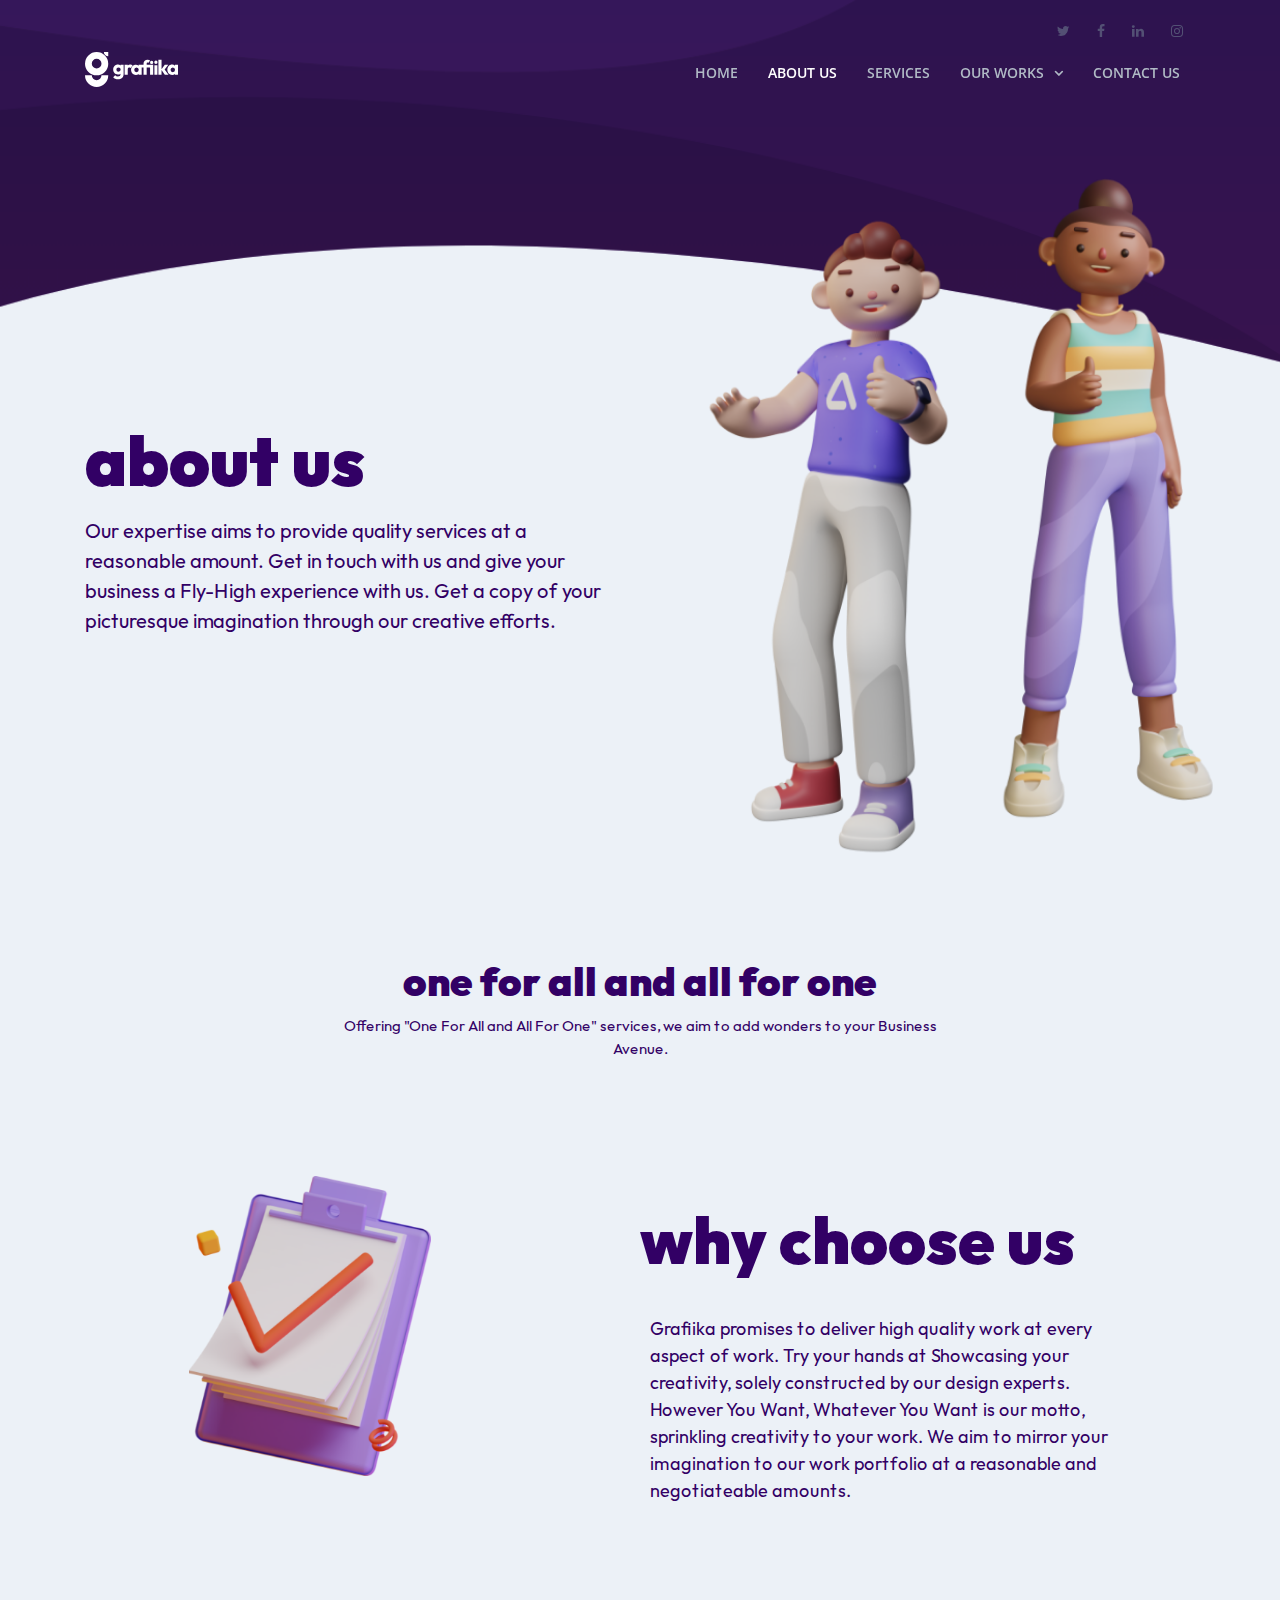
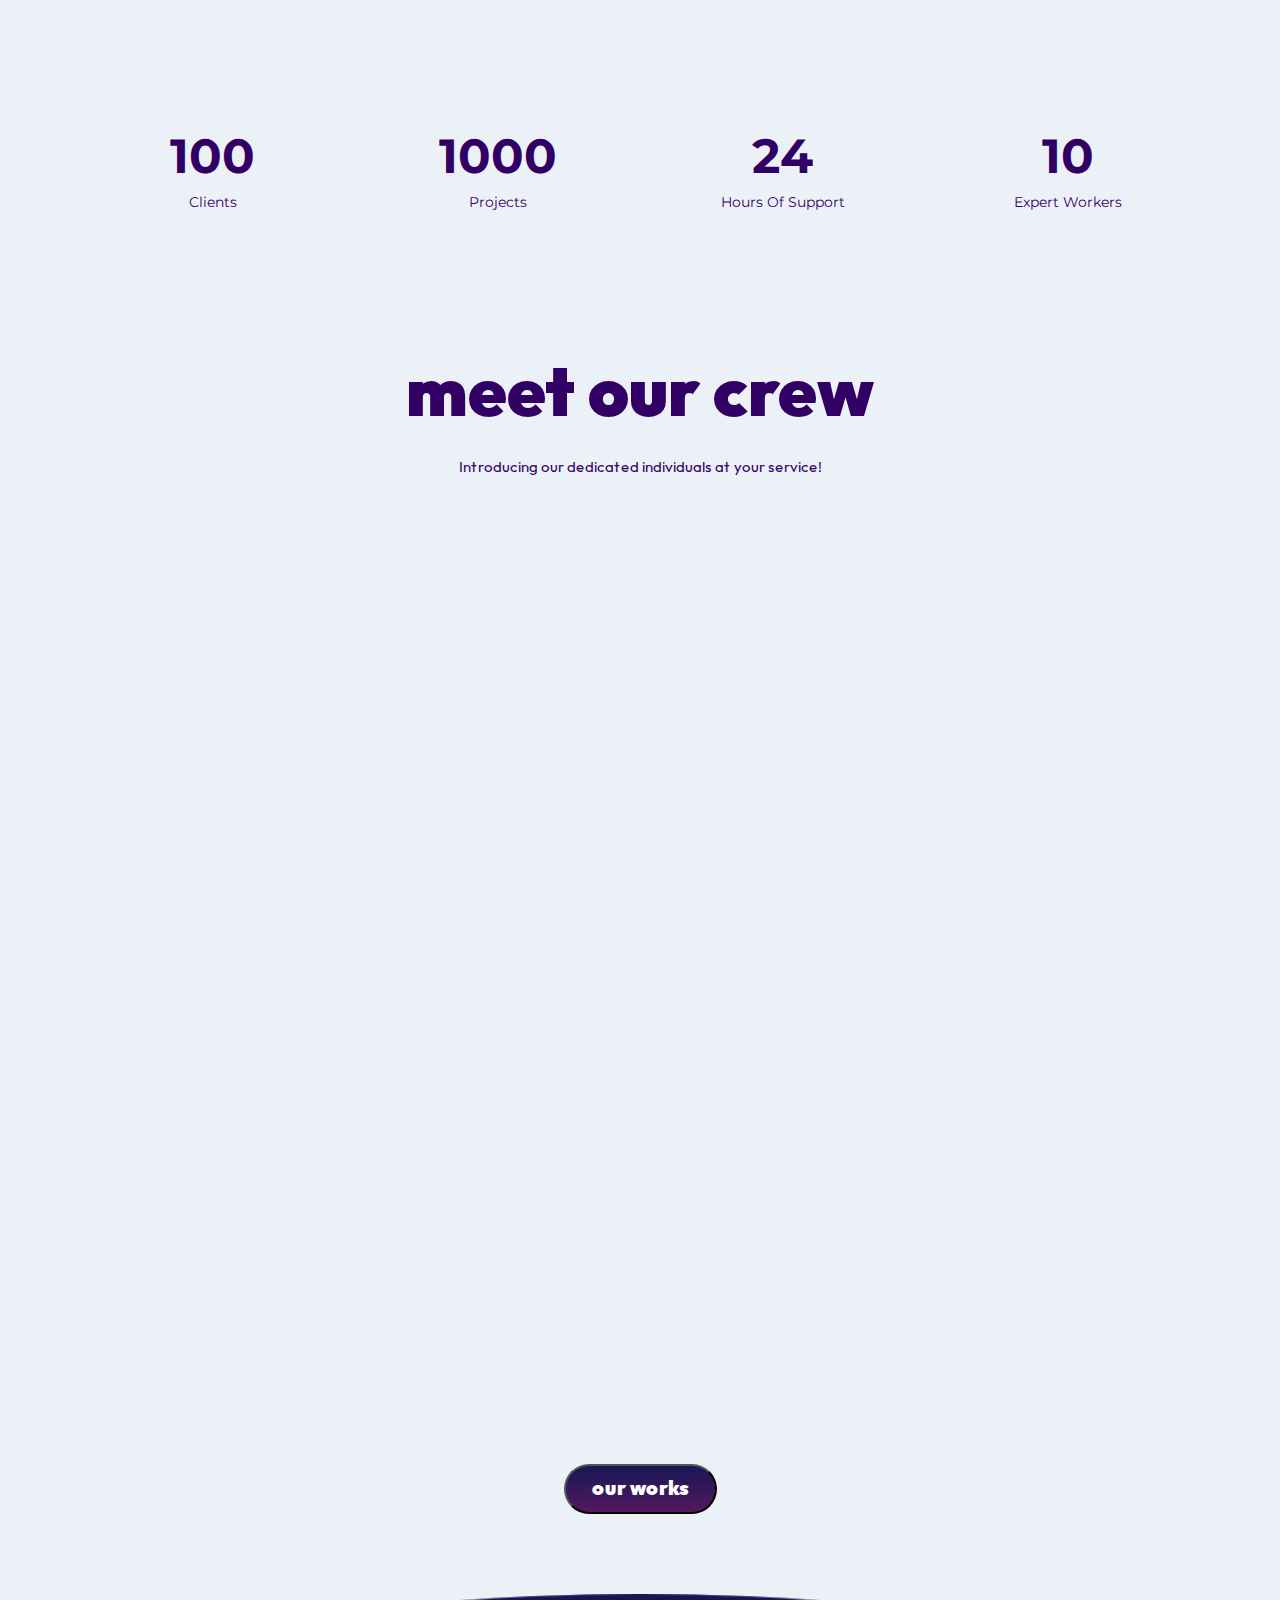
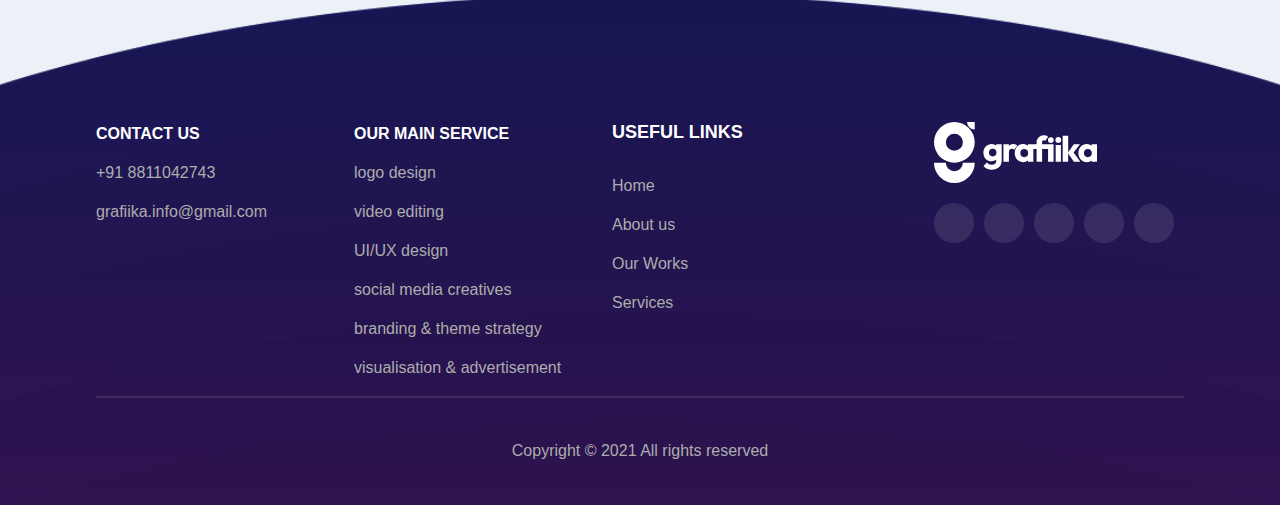
<file: index.html>
<!DOCTYPE html>
<html lang="en">
<head>
  <meta charset="utf-8">
  <title>Grafiika | About Us</title>
  <meta content="width=device-width, initial-scale=1.0" name="viewport">
  <meta content="" name="keywords">
  <meta content="" name="description">

  <!-- Favicons -->
  <link rel="apple-touch-icon" sizes="57x57" href="./Favicon/apple-icon-57x57.png">
  <link rel="apple-touch-icon" sizes="60x60" href="./Favicon/apple-icon-60x60.png">
  <link rel="apple-touch-icon" sizes="72x72" href="./Favicon/apple-icon-72x72.png">
  <link rel="apple-touch-icon" sizes="76x76" href="./Favicon/apple-icon-76x76.png">
  <link rel="apple-touch-icon" sizes="114x114" href="./Favicon/apple-icon-114x114.png">
  <link rel="apple-touch-icon" sizes="120x120" href="./Favicon/apple-icon-120x120.png">
  <link rel="apple-touch-icon" sizes="144x144" href="./Favicon/apple-icon-144x144.png">
  <link rel="apple-touch-icon" sizes="152x152" href="./Favicon/apple-icon-152x152.png">
  <link rel="apple-touch-icon" sizes="180x180" href="./Favicon/apple-icon-180x180.png">
  <link rel="icon" type="image/png" sizes="192x192"  href="./Favicon/android-icon-192x192.png">
  <link rel="icon" type="image/png" sizes="32x32" href="./Favicon/favicon-32x32.png">
  <link rel="icon" type="image/png" sizes="96x96" href="./Favicon/favicon-96x96.png">
  <link rel="icon" type="image/png" sizes="16x16" href="./Favicon/favicon-16x16.png">
  <link rel="manifest" href="./Favicon/manifest.json">
  <meta name="msapplication-TileColor" content="#ffffff">
  <meta name="msapplication-TileImage" content="/ms-icon-144x144.png">
  <meta name="theme-color" content="#ffffff">

  <!-- footer -->
  <link rel="stylesheet" href="https://pro.fontawesome.com/releases/v5.10.0/css/all.css"
  integrity="sha384-AYmEC3Yw5cVb3ZcuHtOA93w35dYTsvhLPVnYs9eStHfGJvOvKxVfELGroGkvsg+p" crossorigin="anonymous" />

  <!-- Google Fonts -->
  <link href="https://fonts.googleapis.com/css?family=Open+Sans:300,300i,400,400i,500,600,700,700i|Montserrat:300,400,500,600,700" rel="stylesheet">

  <!-- Bootstrap CSS File -->
  <link href="lib/bootstrap/css/bootstrap.min.css" rel="stylesheet">

  <!-- Libraries CSS Files -->
  <link href="lib/font-awesome/css/font-awesome.min.css" rel="stylesheet">
  <link href="lib/animate/animate.min.css" rel="stylesheet">
  <link href="lib/ionicons/css/ionicons.min.css" rel="stylesheet">
  <link href="lib/owlcarousel/assets/owl.carousel.min.css" rel="stylesheet">
  <link href="lib/lightbox/css/lightbox.min.css" rel="stylesheet">

  <!-- Main Stylesheet File -->
  <link href="css/style_aboutUs.css" rel="stylesheet">


</head>

<body>
  <!--==========================
  Header
  ============================-->
  <header id="header">

    <div id="topbar">
      <div class="container">
        <div class="social-links">
          <a href="#" class="twitter"><i class="fa fa-twitter"></i></a>
          <a href="#" class="facebook"><i class="fa fa-facebook"></i></a>
          <a href="#" class="linkedin"><i class="fa fa-linkedin"></i></a>
          <a href="#" class="instagram"><i class="fa fa-instagram"></i></a>
        </div>
      </div>
    </div>

    <div class="container">

      <div class="logo float-left">
        <!-- Uncomment below if you prefer to use an image logo -->
        <!-- <h1 class="text-light"><a href="#intro" class="scrollto"><span>Rapid</span></a></h1> -->
        <a href="#header" class="scrollto"><img src="./img/logo main white.svg" alt="" class="img-fluid"></a>
      </div>

      <nav class="main-nav float-right d-none d-lg-block">
        <ul>
          <li><a href="./index.html">Home</a></li>
          <li class="active"><a href="./index.html">About Us</a></li>
          <li><a href="./services.html">Services</a></li>
          <!-- <li><a href="./our_works.html">Our Works</a></li> -->
          <!-- <li><a href="#team">Team</a></li> -->
          <li class="drop-down"><a href="./our_works.html">Our Works</a>
            <ul>
              <li><a href="./our_works.html">UI-UX Design</a></li>
              <li class="drop-down"><a href="./our_works.html">media</a>
                <ul>
                  <li><a href="./our_works.html">social media creatives</a></li>
                  <li><a href="./our_works.html">print media</a></li>
                  <li><a href="./our_works.html">Deep Drop Down 3</a></li>
                  <li><a href="#">Deep Drop Down 4</a></li>
                  <li><a href="#">Deep Drop Down 5</a></li>
                </ul>
              </li>
              <li><a href="./our_works.html">logo design</a></li>
              <li><a href="./our_works.html">web</a></li>
              <li><a href="./our_works.html">content marketing</a></li>
            </ul>
          </li>
          <li><a href="#">Contact Us</a></li>
        </ul>
      </nav><!-- .main-nav -->
      
    </div>
  </header><!-- #header -->

  <!--==========================
    Intro Section
  ============================-->
  <section id="intro" class="clearfix">
    <div class="container d-flex h-100">
      <div class="row justify-content-center align-self-center">
        <div class="col-md-6 intro-info order-md-first order-last">
          <h2>about us</h2>
        <span>Our expertise aims to provide quality services at a reasonable amount. Get in touch with us and give your business a Fly-High experience with us. Get a copy of your picturesque imagination through our creative efforts.</span>
          <div>
            <!-- <a href="#about" class="btn-get-started scrollto">Get Started</a> -->
          </div>
        </div>
  
        <div class="col-md-6 intro-img order-md-last order-first">
          <!-- <img src="img/intro-img.svg" alt="" class="img-fluid"> -->
        </div>
      </div>

    </div>
  </section><!-- #intro -->

  <main id="main">

    <!--==========================
      why us Section
    ============================-->
    <section id="why-us" class="wow fadeIn">
      <div class="container-fluid">
        
        <header class="section-header">
          <h3>one for all and all for one</h3>
          <p>Offering "One For All and All For One" services, we aim to add wonders to your Business Avenue.</p>
        </header>

        <div class="card-container">
          <div class="float-layout">
            <div class="card-image">
              <img src="./img/Saly-26.png">
              <div class="card">
                <div class="card-title">why choose us</div>
                <div class="card-desc">
                  Grafiika promises to deliver high quality work at every aspect of work. Try your hands at Showcasing your creativity, solely constructed by our design experts. However You Want, Whatever You Want is our motto, sprinkling creativity to your work. We aim to mirror your imagination to our work portfolio at a reasonable and negotiateable amounts.
                </div>
              </div>
            </div>
          </div>
        </div>

      </div>

      <div class="container">
        <div class="row counters">

          <div class="col-lg-3 col-6 text-center">
            <span data-toggle="counter-up">100</span>
            <p>Clients</p>
          </div>

          <div class="col-lg-3 col-6 text-center">
            <span data-toggle="counter-up">1000</span>
            <p>Projects</p>
          </div>

          <div class="col-lg-3 col-6 text-center">
            <span data-toggle="counter-up">24</span>
            <p>Hours Of Support</p>
          </div>

          <div class="col-lg-3 col-6 text-center">
            <span data-toggle="counter-up">10</span>
            <p>Expert Workers</p>
          </div>
  
        </div>

      </div>
    </section>

    <!--==========================
      Team Section
    ============================-->
    <section id="team" class="section-bg">
      <div class="container">
        <div class="section-header">
          <h2>meet our crew</h2>
          <p>Introducing our dedicated individuals at your service!</p>
        </div>

        <div class="row">

          <div class="col-lg-3 col-md-6 wow fadeInUp">
            <div class="member">
              <img src="./img/photos team/Dadul Amin.webp" class="img-fluid" alt="">
              <div class="member-info">
                <div class="member-info-content">
                  <h4>Dadul Amin</h4>
                  <span>|| Designer ||</span>
                  <div class="social">
                    <a href=""><i class="fa fa-twitter"></i></a>
                    <a href=""><i class="fa fa-facebook"></i></a>
                    <a href=""><i class="fa fa-google-plus"></i></a>
                    <a href=""><i class="fa fa-linkedin"></i></a>
                  </div>
                </div>
              </div>
            </div>
          </div>

          <div class="col-lg-3 col-md-6 wow fadeInUp" data-wow-delay="0.3s">
            <div class="member">
              <img src="./img/photos team/SS PAUL.webp" class="img-fluid" alt="">
              <div class="member-info">
                <div class="member-info-content">
                  <h4>Siddharta Sh. Paul</h4>
                  <span>|| Developer ||</span>
                  <div class="social">
                    <a href=""><i class="fa fa-twitter"></i></a>
                    <a href=""><i class="fa fa-facebook"></i></a>
                    <a href=""><i class="fa fa-google-plus"></i></a>
                    <a href=""><i class="fa fa-linkedin"></i></a>
                  </div>
                </div>
              </div>
            </div>
          </div>

          <div class="col-lg-3 col-md-6 wow fadeInUp" data-wow-delay="0.1s">
            <div class="member">
              <img src="./img/photos team/Ayush Anand.webp" class="img-fluid" alt="">
              <div class="member-info">
                <div class="member-info-content">
                  <h4>Ayush Anand</h4>
                  <span>|| Public Relations ||</span>
                  <div class="social">
                    <a href=""><i class="fa fa-twitter"></i></a>
                    <a href=""><i class="fa fa-facebook"></i></a>
                    <a href=""><i class="fa fa-google-plus"></i></a>
                    <a href=""><i class="fa fa-linkedin"></i></a>
                  </div>
                </div>
              </div>
            </div>
          </div>

          <div class="col-lg-3 col-md-6 wow fadeInUp" data-wow-delay="0.3s">
            <div class="member">
              <img src="./img/photos team/Aadritee Bharadwaj.webp" class="img-fluid" alt="">
              <div class="member-info">
                <div class="member-info-content">
                  <h4>Aadritee Bharadwaj</h4>
                  <span>|| Designer ||</span>
                  <div class="social">
                    <a href=""><i class="fa fa-twitter"></i></a>
                    <a href=""><i class="fa fa-facebook"></i></a>
                    <a href=""><i class="fa fa-google-plus"></i></a>
                    <a href=""><i class="fa fa-linkedin"></i></a>
                  </div>
                </div>
              </div>
            </div>
          </div>

          <div class="col-lg-3 col-md-6 wow fadeInUp" data-wow-delay="0.3s">
            <div class="member">
              <img src="./img/photos team/Sourabh Kr Gupta.webp" class="img-fluid" alt="">
              <div class="member-info">
                <div class="member-info-content">
                  <h4>Sourabh Kr Gupta</h4>
                  <span>|| Developer ||</span>
                  <div class="social">
                    <a href=""><i class="fa fa-twitter"></i></a>
                    <a href=""><i class="fa fa-facebook"></i></a>
                    <a href=""><i class="fa fa-google-plus"></i></a>
                    <a href=""><i class="fa fa-linkedin"></i></a>
                  </div>
                </div>
              </div>
            </div>
          </div>

          <div class="col-lg-3 col-md-6 wow fadeInUp" data-wow-delay="0.2s">
            <div class="member">
              <img src="./img/photos team/Tonmoy Kakati.webp" class="img-fluid" alt="">
              <div class="member-info">
                <div class="member-info-content">
                  <h4>Tonmoy Kakati</h4>
                  <span>|| Designer ||</span>
                  <div class="social">
                    <a href=""><i class="fa fa-twitter"></i></a>
                    <a href=""><i class="fa fa-facebook"></i></a>
                    <a href=""><i class="fa fa-google-plus"></i></a>
                    <a href=""><i class="fa fa-linkedin"></i></a>
                  </div>
                </div>
              </div>
            </div>
          </div>

          <div class="col-lg-3 col-md-6 wow fadeInUp" data-wow-delay="0.3s">
            <div class="member">
              <img src="./img/photos team/Anshika choudhary.webp" class="img-fluid" alt="">
              <div class="member-info">
                <div class="member-info-content">
                  <h4>Anshika Choudhary</h4>
                  <span>|| Designer ||</span>
                  <div class="social">
                    <a href=""><i class="fa fa-twitter"></i></a>
                    <a href=""><i class="fa fa-facebook"></i></a>
                    <a href=""><i class="fa fa-google-plus"></i></a>
                    <a href=""><i class="fa fa-linkedin"></i></a>
                  </div>
                </div>
              </div>
            </div>
          </div>

          <div class="col-lg-3 col-md-6 wow fadeInUp" data-wow-delay="0.3s">
            <div class="member">
              <img src="./img/photos team/Sumit Deb Roy.webp" class="img-fluid" alt="">
              <div class="member-info">
                <div class="member-info-content">
                  <h4>Sumit Deb Roy</h4>
                  <span>|| Designer ||</span>
                  <div class="social">
                    <a href=""><i class="fa fa-twitter"></i></a>
                    <a href=""><i class="fa fa-facebook"></i></a>
                    <a href=""><i class="fa fa-google-plus"></i></a>
                    <a href=""><i class="fa fa-linkedin"></i></a>
                  </div>
                </div>
              </div>
            </div>
          </div>

          <div class="col-lg-3 col-md-6 wow fadeInUp" data-wow-delay="0.3s">
            <div class="member">
              <img src="./img/photos team/H Prithiraj Singh.webp" class="img-fluid" alt="">
              <div class="member-info">
                <div class="member-info-content">
                  <h4>H Prithiraj Singh</h4>
                  <span>|| Video Editor ||</span>
                  <div class="social">
                    <a href=""><i class="fa fa-twitter"></i></a>
                    <a href=""><i class="fa fa-facebook"></i></a>
                    <a href=""><i class="fa fa-google-plus"></i></a>
                    <a href=""><i class="fa fa-linkedin"></i></a>
                  </div>
                </div>
              </div>
            </div>
          </div>

          <div class="col-lg-3 col-md-6 wow fadeInUp" data-wow-delay="0.3s">
            <div class="member">
              <img src="img/photos team/Sanjushree Bharadwaj.webp" class="img-fluid" alt="">
              <div class="member-info">
                <div class="member-info-content">
                  <h4>Sanjushree Bharadwaj</h4>
                  <span>|| Content Writer ||</span>
                  <div class="social">
                    <a href=""><i class="fa fa-twitter"></i></a>
                    <a href=""><i class="fa fa-facebook"></i></a>
                    <a href=""><i class="fa fa-google-plus"></i></a>
                    <a href=""><i class="fa fa-linkedin"></i></a>
                  </div>
                </div>
              </div>
            </div>
          </div>
         

      </div>
    </section> 
    <a href="./our_works.html"><button class="btn-grad">our works</button></a>
    <!-- #team>


  <!--==========================
    Footer
  ============================-->
  <div class="footer_container">

    <div class="footer">
      <div class="column1">
        <ul>
          <li><a href="./contact.html"><b class="text-white">CONTACT US</b></a></li>
          <li><a>+91 8811042743</a></li>
          <li><a>grafiika.info@gmail.com</a></li>
          
        </ul>
      </div>
      <div class="column2">
        <ul>
          <li><a><b class="text-white">OUR MAIN SERVICE</b></a></li>
          <li><a>logo design</a></li>
          <li><a>video editing</a></li>
          <li><a>UI/UX design</a></li>
          <li><a>social media creatives</a></li>
          <li><a>branding & theme strategy</a></li>
          <li><a>visualisation & advertisement</a></li>
        </ul>
      </div>
      <div class="column3">
        <h1><b  class="text-white">USEFUL LINKS</b></h1>
       
        <li><a href="./index.html">Home</a></li>
        <li><a href="./about.html">About us</a></li>
        <li><a href="./our_works.html">Our Works</a></li>
        <li><a href="./services.html">Services</a></li>
      
      </div>
      <div class="column4">
        <img src="./img/logo main white.svg" alt="LOGO">
        <ul>
          <li>
            <a href=""><i class="fab fa-facebook-f"></i></a>
          </li>
          <li>
            <a href=""><i class="fab fa-twitter"></i></a>
          </li>
          <li>
            <a href=""><i class="fab fa-linkedin-in"></i></a>
          </li>
          <li>
            <a href=""><i class="fab fa-instagram"></i></a>
          </li>
          <li>
            <a href=""><i class="fab fa-youtube"></i></a>
          </li>
        </ul>
  
      </div>
  
    </div>
  
    <div class="footer_end">
      <p>Copyright © 2021 All rights reserved</p>
    </div>
  
  </div>

  <a href="#" class="back-to-top"><i class="fa fa-chevron-up"></i></a>
 

  <!-- JavaScript Libraries -->
  <script src="lib/jquery/jquery.min.js"></script>
  <script src="lib/jquery/jquery-migrate.min.js"></script>
  <script src="lib/bootstrap/js/bootstrap.bundle.min.js"></script>
  <script src="lib/easing/easing.min.js"></script>
  <script src="lib/mobile-nav/mobile-nav.js"></script>
  <script src="lib/wow/wow.min.js"></script>
  <script src="lib/waypoints/waypoints.min.js"></script>
  <script src="lib/counterup/counterup.min.js"></script>
  <script src="lib/owlcarousel/owl.carousel.min.js"></script>
  <script src="lib/isotope/isotope.pkgd.min.js"></script>
  <script src="lib/lightbox/js/lightbox.min.js"></script>


  <!-- Template Main Javascript File -->
  <script src="js/main.js"></script>

</body>
</html>
</file>
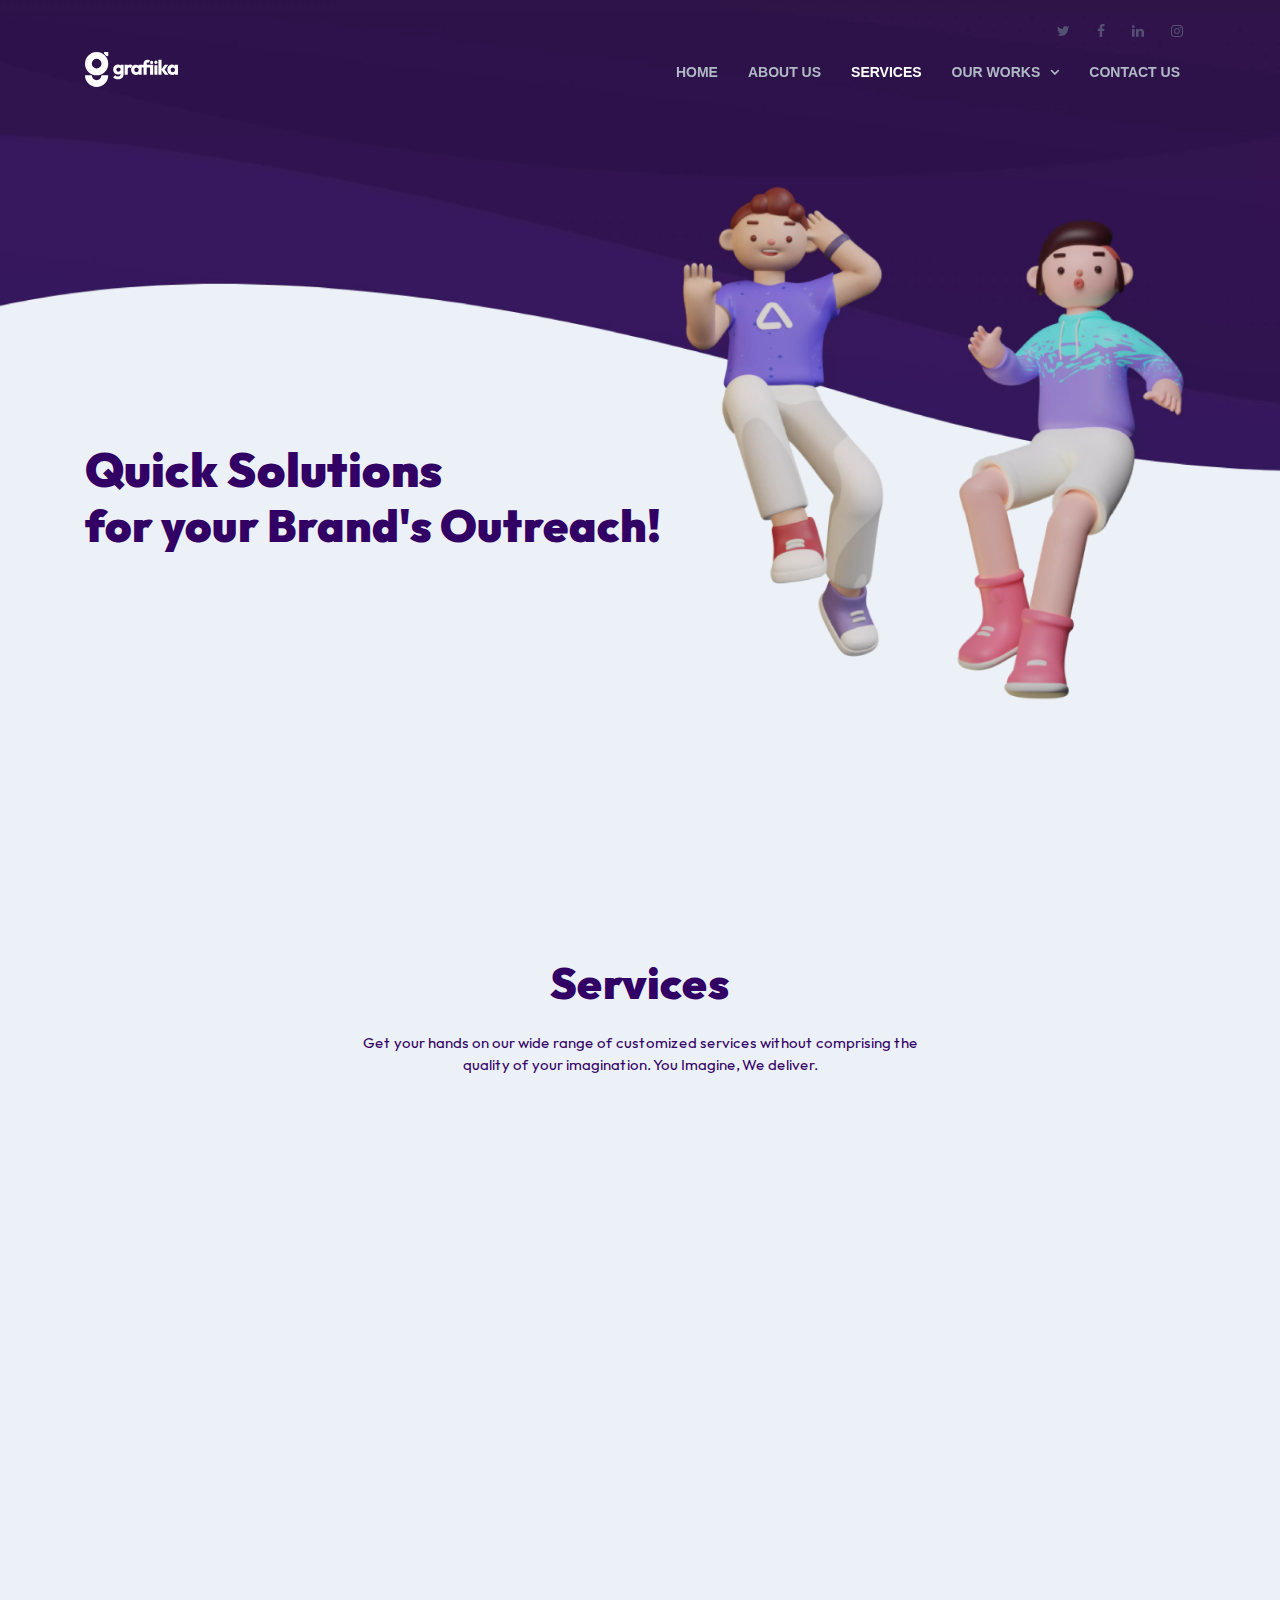
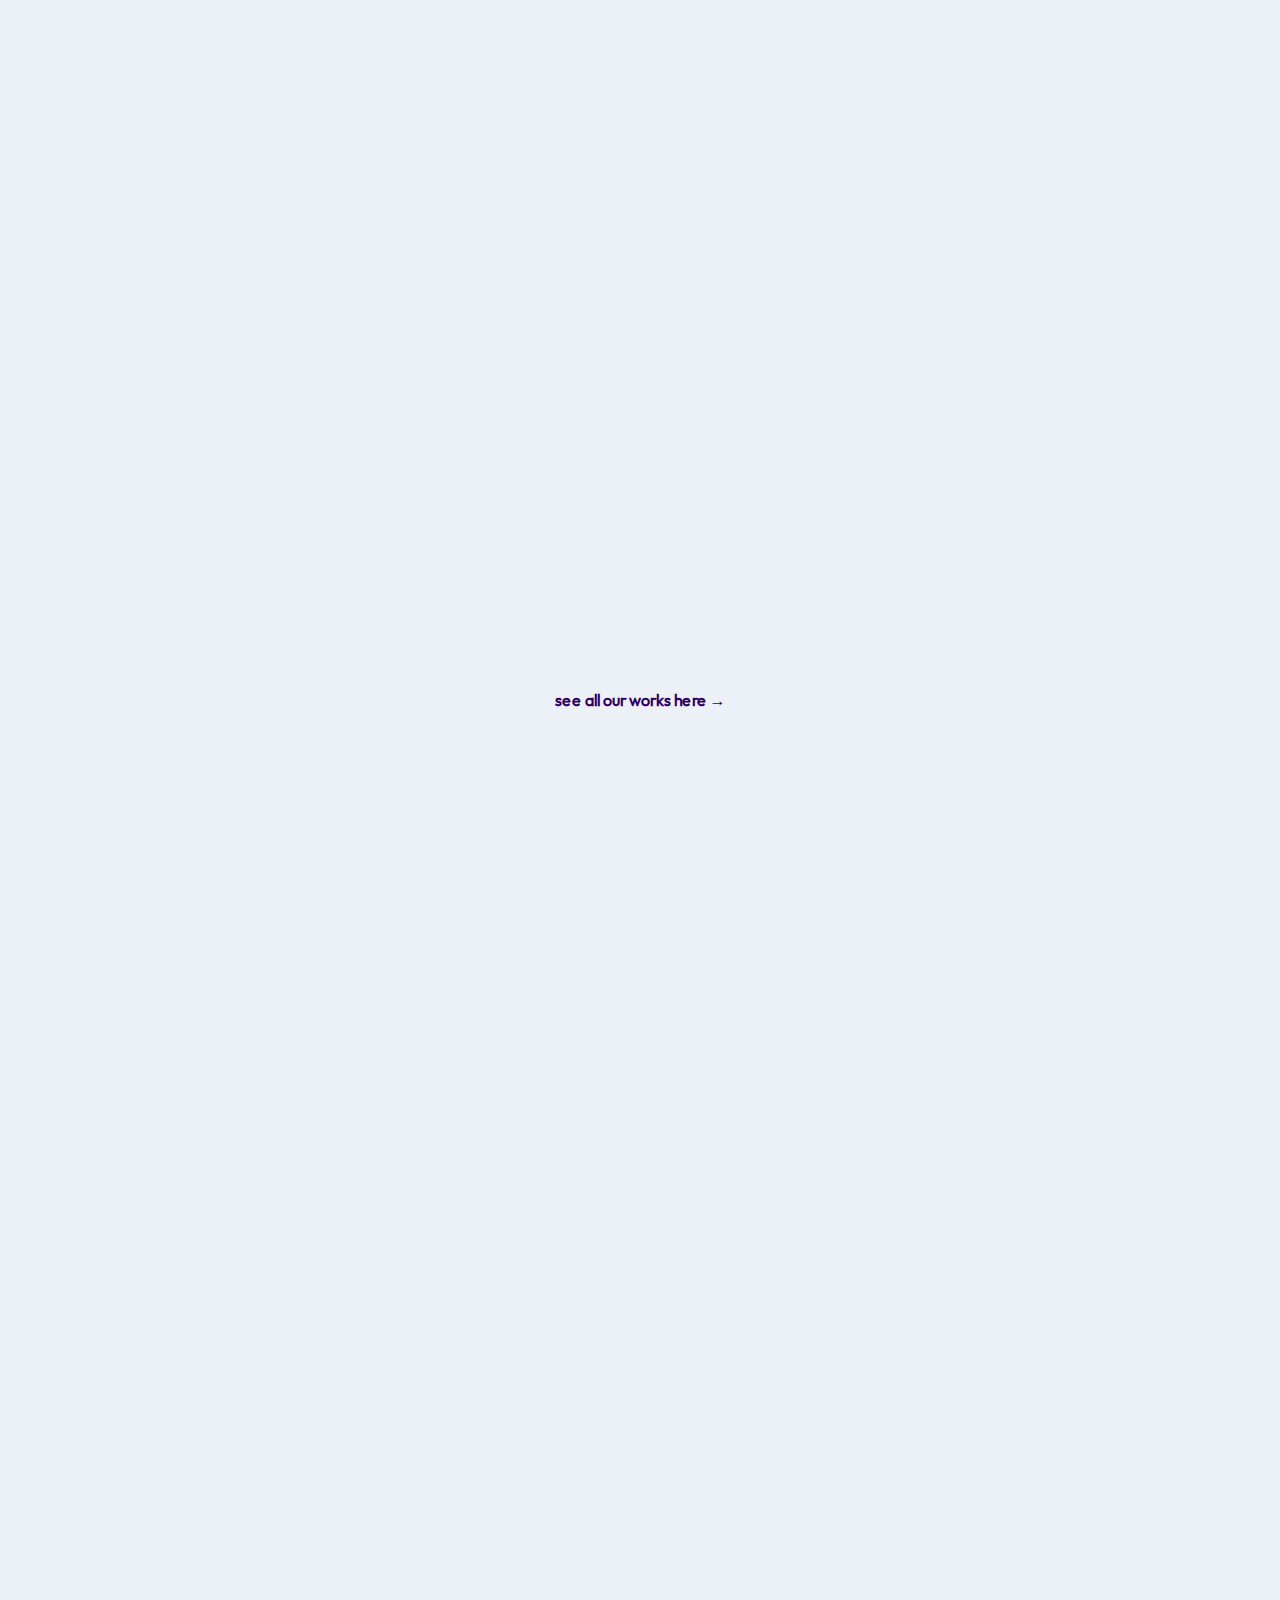
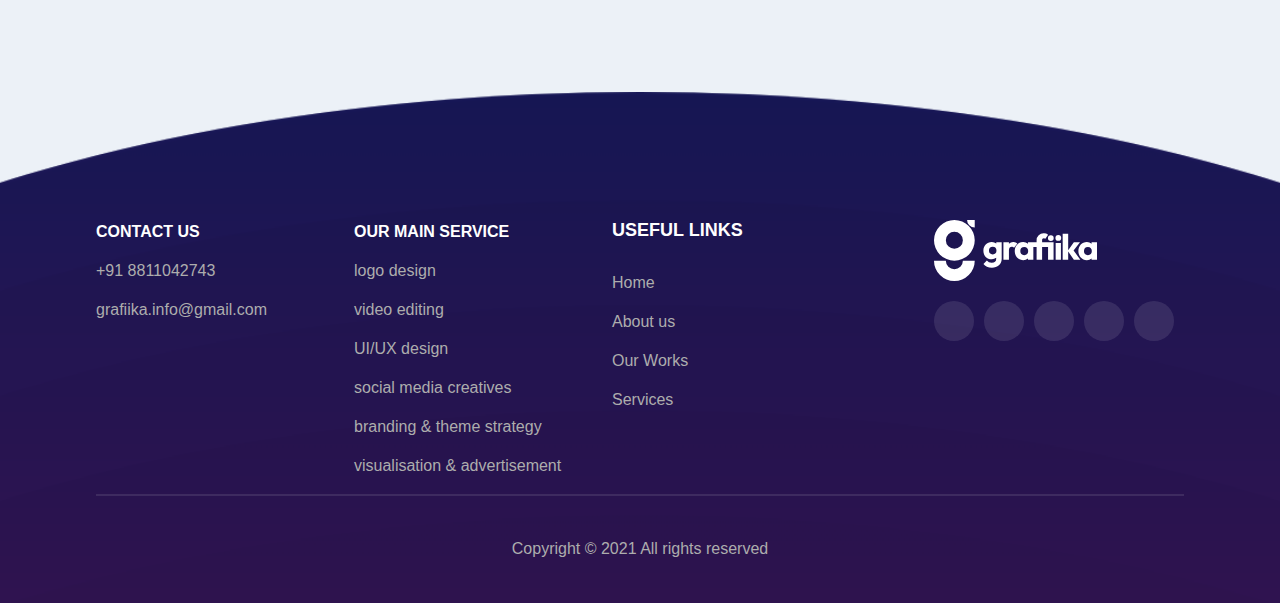
<file: services.html>
<!DOCTYPE html>
<html lang="en">
<head>
  <meta charset="utf-8">
  <title>Grafiika | Services</title>
  <meta content="width=device-width, initial-scale=1.0" name="viewport">
  <meta content="" name="keywords">
  <meta content="" name="description">

  <!-- Favicons -->
  <link rel="apple-touch-icon" sizes="57x57" href="./Favicon/apple-icon-57x57.png">
  <link rel="apple-touch-icon" sizes="60x60" href="./Favicon/apple-icon-60x60.png">
  <link rel="apple-touch-icon" sizes="72x72" href="./Favicon/apple-icon-72x72.png">
  <link rel="apple-touch-icon" sizes="76x76" href="./Favicon/apple-icon-76x76.png">
  <link rel="apple-touch-icon" sizes="114x114" href="./Favicon/apple-icon-114x114.png">
  <link rel="apple-touch-icon" sizes="120x120" href="./Favicon/apple-icon-120x120.png">
  <link rel="apple-touch-icon" sizes="144x144" href="./Favicon/apple-icon-144x144.png">
  <link rel="apple-touch-icon" sizes="152x152" href="./Favicon/apple-icon-152x152.png">
  <link rel="apple-touch-icon" sizes="180x180" href="./Favicon/apple-icon-180x180.png">
  <link rel="icon" type="image/png" sizes="192x192"  href="./Favicon/android-icon-192x192.png">
  <link rel="icon" type="image/png" sizes="32x32" href="./Favicon/favicon-32x32.png">
  <link rel="icon" type="image/png" sizes="96x96" href="./Favicon/favicon-96x96.png">
  <link rel="icon" type="image/png" sizes="16x16" href="./Favicon/favicon-16x16.png">
  <link rel="manifest" href="./Favicon/manifest.json">
  <meta name="msapplication-TileColor" content="#ffffff">
  <meta name="msapplication-TileImage" content="/ms-icon-144x144.png">
  <meta name="theme-color" content="#ffffff">

  <!-- footer -->
  <link rel="stylesheet" href="https://pro.fontawesome.com/releases/v5.10.0/css/all.css"
  integrity="sha384-AYmEC3Yw5cVb3ZcuHtOA93w35dYTsvhLPVnYs9eStHfGJvOvKxVfELGroGkvsg+p" crossorigin="anonymous" />

  <!-- Bootstrap CSS File -->
  <link href="lib/bootstrap/css/bootstrap.min.css" rel="stylesheet">

  <!-- Libraries CSS Files -->
  <link href="lib/font-awesome/css/font-awesome.min.css" rel="stylesheet">
  <link href="lib/animate/animate.min.css" rel="stylesheet">
  <link href="lib/ionicons/css/ionicons.min.css" rel="stylesheet">
  <link href="lib/owlcarousel/assets/owl.carousel.min.css" rel="stylesheet">
  <link href="lib/lightbox/css/lightbox.min.css" rel="stylesheet">

  <!-- Main Stylesheet File -->
  <link href="css/style_Services.css" rel="stylesheet">


</head>

<body>
  <!--==========================
  Header
  ============================-->
  <header id="header">

    <div id="topbar">
      <div class="container">
        <div class="social-links">
          <a href="#" class="twitter"><i class="fa fa-twitter"></i></a>
          <a href="#" class="facebook"><i class="fa fa-facebook"></i></a>
          <a href="#" class="linkedin"><i class="fa fa-linkedin"></i></a>
          <a href="#" class="instagram"><i class="fa fa-instagram"></i></a>
        </div>
      </div>
    </div>

    <div class="container">

      <div class="logo float-left">
        <!-- Uncomment below if you prefer to use an image logo -->
        
        <a href="#" class="scrollto"><img src="./img/logo main white.svg" alt="" class="img-fluid"></a>
      </div>

      <nav class="main-nav float-right d-none d-lg-block">
        <ul>
          <li><a href="./index.html">Home</a></li>
          <li><a href="./index.html">About Us</a></li>
          <li class="active"><a href="./services.html">Services</a></li>
          <!-- <li><a href="#portfolio">Our Works</a></li> -->
          <!-- <li><a href="#team">Team</a></li> -->
          <li class="drop-down"><a href="./our_works.html">Our Works</a>
            <ul>
              <li><a href="./our_works.html">UI-UX Design</a></li>
              <li class="drop-down"><a href="./our_works.html">media</a>
                <ul>
                  <li><a href="./our_works.html">social media creatives</a></li>
                  <li><a href="./our_works.html">print media</a></li>
                  <li><a href="./our_works.html">Deep Drop Down 3</a></li>
                  <li><a href="#">Deep Drop Down 4</a></li>
                  <li><a href="#">Deep Drop Down 5</a></li>
                </ul>
              </li>
              <li><a href="./our_works.html">logo design</a></li>
              <li><a href="./our_works.html">web</a></li>
              <li><a href="./our_works.html">content marketing</a></li>
            </ul>
          </li>
          <li><a href="#">Contact Us</a></li>
        </ul>
      </nav><!-- .main-nav -->
      
    </div>
  </header><!-- #header -->

  <!--==========================
    Intro Section
  ============================-->
  <section id="intro" class="clearfix">
    <div class="container d-flex h-100">
      <div class="row justify-content-center align-self-center">
        <div class="col-md-6 intro-info order-md-first order-last">
          <h2>Quick Solutions </h2>
          <h3>for your Brand's Outreach!</h3>
          <div>
            <!-- <a href="./about.html" class="btn-get-started scrollto">Get Started</a> -->
          </div>
        </div>
  
        <div class="col-md-6 intro-img order-md-last order-first">
          <!-- <img src="img/intro-img.svg" alt="" class="img-fluid"> -->
        </div>
      </div>

    </div>
  </section><!-- #intro -->

  <main id="main">

    <!--==========================
      Services Section
    ============================-->
    <section id="services" class="section-bg">
      <div class="container">

        <header class="section-header">
          <h3>Services</h3>
        <p>Get your hands on our wide range of customized services without comprising the quality of your imagination. You Imagine, We deliver.</p> 
        </header>

        <div class="row">

          <div class="col-md-6 col-lg-4 wow bounceInUp" data-wow-duration="1.4s">
            <div class="box">
              <div class="service-img">
                <img src="./img/Mask Group 23.png" class="service-fill" alt="">
              </div>
              <h4 class="title"><a href="#">social media creatives</a></h4>
              <p class="description">The world revolves around social media today, and so with our creative social media stategies, we are here to provide you with eye-popping, scro -stopping social media designs, all targeting engagement, information, and growth.</p>
            </div>
          </div>
          <div class="col-md-6 col-lg-4 wow bounceInUp" data-wow-duration="1.4s">
            <div class="box">
              <div class="service-img">
                <img src="./img/Mask Group 22.png" class="service-fill" alt="">
              </div>
              <h4 class="title"><a href="">branding & theme strategy</a></h4>
              <p class="description">Graffika aims to provide the complete visual recognition of a company, starting from esigning the logo to the entire digital presence, including other designs and color themes of the offices & outlets. Adding to our services, we cover official document designs like letterheads, visiting cards, I - Cards etc.</p>
            </div>
          </div>

          <div class="col-md-6 col-lg-4 wow bounceInUp" data-wow-delay="0.1s" data-wow-duration="1.4s">
            <div class="box">
              <div class="service-img">
                <img src="./img/Mask Group 24.png" class="service-fill" alt="">
              </div>
              <h4 class="title"><a href="">visualisation & advertisements</a></h4>
              <p class="description">We live in a world where media is constantly influencing our decisions. Hence, it is extremely important to choose the right form of media to connect with the right audience. That’s where we come in, with our planned approach and techniques, we help you do just that!</p>
            </div>
          </div>
          <div class="col-md-6 col-lg-4 wow bounceInUp" data-wow-delay="0.1s" data-wow-duration="1.4s">
            <div class="box">
              <div class="service-img">
                <img src="./img/Mask Group 21.png" class="service-fill" alt="">
              </div>
              <h4 class="title"><a href="">web development</a></h4>
              <p class="description">A website plays a key role in forming a brand’s image. It can either make or break a brand. We don’t just help you design a great website, we ensure it’s seamless functionality.</p>
            </div>
          </div>

          <div class="col-md-6 col-lg-4 wow bounceInUp" data-wow-delay="0.2s" data-wow-duration="1.4s">
            <div class="box">
              <div class="service-img">
                <img src="./img/Mask Group 25.png" class="service-fill" alt="">
              </div>
              <h4 class="title"><a href="">ui / ux design</a></h4>
              <p class="description">We believe, a great design isn’t just about the way it looks, but also about the way it works. We don’t just design a great UI, we make sure it is an absolute pleasure when interacted with. We aim at delivering eye-catching visuals along with short, easy-to-remember footnotes.</p>
            </div>
          </div>
          <div class="col-md-6 col-lg-4 wow bounceInUp" data-wow-delay="0.2s" data-wow-duration="1.4s">
            <div class="box">
              <div class="service-img">
                <img src="./img/Mask Group 26.png" class="service-fill" alt="">
              </div>
              <h4 class="title"><a href="">content marketing</a></h4>
              <p class="description">We curate useful and unique content for your brand to position it effectively among your audience, and deliver the required message, by topic mapping, research and analysis, and acquiring high-quality communication links.</p>
            </div>
          </div>

        </div>

      </div>
      <div id="goworks"><a class="gotoworks" href="./our_works.html">see all our works here &#8594;</a></div>
    </section><!-- #services -->

    <!--==========================
      our expertise Section
    ============================-->
    <section id="why-us" class="wow fadeIn">
      <div class="container-fluid">
        
        <header class="section-header">
          <h3>Our expertise</h3>
          <p>Laudem latine persequeris id sed, ex fabulas delectus quo. No vel partiendo abhorreant vituperatoribus.</p>
        </header>

        <div class="row">

          <div class="col-lg-6">
            <div class="why-us-img">
              <img src="./img/Other 14.png" alt="" class="img-fluid">
            </div>
          </div>

          <div class="col-lg-6">
            <div class="why-us-content">
              
              <div class="features wow bounceInUp clearfix">
                <i class="fa fa-diamond" style="color: #f058dc;"></i>
                <h4>Strategize</h4>
                <p>Delivering the best services regardless of the hurdles, within a certain specified period of time. Handover your worries, and we will take care of it; adding satisfaction to your list.</p>
              </div>

              <div class="features wow bounceInUp clearfix">
                <i class="fa fa-object-group" style="color: #ffb774;"></i>
                <h4>Create</h4>
                <p>Delivering the best services regardless of the hurdles, within a certain specified period of time. Handover your worries, and we will take care of it; adding satisfaction to your list.</p>
              </div>
              
              <div class="features wow bounceInUp clearfix">
                <i class="fa fa-language" style="color: #589af1;"></i>
                <h4>Visualize</h4>
                <p>Delivering the best services regardless of the hurdles, within a certain specified period of time. Handover your worries, and we will take care of it; adding satisfaction to your list.</p>
              </div>
              
            </div>

          </div>

        </div>

      </div>

      <div class="container">
        <div class="row counters">

          <div class="col-lg-3 col-6 text-center">
            <span data-toggle="counter-up">100</span>
            <p>Clients</p>
          </div>

          <div class="col-lg-3 col-6 text-center">
            <span data-toggle="counter-up">1000</span>
            <p>Projects</p>
          </div>

          <div class="col-lg-3 col-6 text-center">
            <span data-toggle="counter-up">24</span>
            <p>Hours Of Support</p>
          </div>

          <div class="col-lg-3 col-6 text-center">
            <span data-toggle="counter-up">10</span>
            <p>Expert Workers</p>
          </div>
  
        </div>

      </div>
    </section>


  <!-- footer -->
<div class="footer_container">

  <div class="footer">
    <div class="column1">
      <ul>
        <li><a href="./contact.html"><b class="text-white">CONTACT US</b></a></li>
        <li><a>+91 8811042743</a></li>
        <li><a>grafiika.info@gmail.com</a></li>
        
      </ul>
    </div>
    <div class="column2">
      <ul>
        <li><a><b class="text-white">OUR MAIN SERVICE</b></a></li>
        <li><a>logo design</a></li>
        <li><a>video editing</a></li>
        <li><a>UI/UX design</a></li>
        <li><a>social media creatives</a></li>
        <li><a>branding & theme strategy</a></li>
        <li><a>visualisation & advertisement</a></li>
      </ul>
    </div>
    <div class="column3">
      <h1><b  class="text-white">USEFUL LINKS</b></h1>
     
      <li><a href="./index.html">Home</a></li>
      <li><a href="./about.html">About us</a></li>
      <li><a href="./our_works.html">Our Works</a></li>
      <li><a href="./services.html">Services</a></li>
    
    </div>
    <div class="column4">
      <img src="./img/logo main white.svg" alt="LOGO">
      <ul>
        <li>
          <a href=""><i class="fab fa-facebook-f"></i></a>
        </li>
        <li>
          <a href=""><i class="fab fa-twitter"></i></a>
        </li>
        <li>
          <a href=""><i class="fab fa-linkedin-in"></i></a>
        </li>
        <li>
          <a href=""><i class="fab fa-instagram"></i></a>
        </li>
        <li>
          <a href=""><i class="fab fa-youtube"></i></a>
        </li>
      </ul>

    </div>

  </div>

  <div class="footer_end">
    <p>Copyright © 2021 All rights reserved</p>
  </div>

</div>

  <a href="#" class="back-to-top"><i class="fa fa-chevron-up"></i></a>
  <!-- Uncomment below i you want to use a preloader -->
  <!-- <div id="preloader"></div> -->

  <!-- JavaScript Libraries -->
  <script src="lib/jquery/jquery.min.js"></script>
  <script src="lib/jquery/jquery-migrate.min.js"></script>
  <script src="lib/bootstrap/js/bootstrap.bundle.min.js"></script>
  <script src="lib/easing/easing.min.js"></script>
  <script src="lib/mobile-nav/mobile-nav.js"></script>
  <script src="lib/wow/wow.min.js"></script>
  <script src="lib/waypoints/waypoints.min.js"></script>
  <script src="lib/counterup/counterup.min.js"></script>
  <script src="lib/owlcarousel/owl.carousel.min.js"></script>
  <script src="lib/isotope/isotope.pkgd.min.js"></script>
  <script src="lib/lightbox/js/lightbox.min.js"></script>
  

  <!-- Template Main Javascript File -->
  <script src="js/main.js"></script>

</body>
</html>
</file>
<file: css/style_aboutUs.css>
@font-face {
  font-family: "outfitBlack";
  src: url("../ttf/Outfit-Black.ttf");
}
@font-face {
  font-family: "outfitRegular";
  src: url("../ttf/Outfit-Regular.ttf");
}
@font-face {
  font-family: "outfitBold";
  src: url("../ttf/Outfit-Bold.ttf");
}
body {
  background: #ecf1f7;
  color: #444;
  font-family: outfitRegular, sans-serif;
}

a {
  color: #1bb1dc;
  transition: 0.5s;
}

a:hover,
a:active,
a:focus {
  color: #0a98c0;
  outline: none;
  text-decoration: none;
}

p {
  padding: 0;
  margin: 0 0 30px 0;
}

h1,
h2,

h4,
h5,
h6 {
  font-family: "Montserrat", sans-serif;
  font-weight: 400;
  margin: 0 0 20px 0;
  padding: 0;
}

/* Back to top button */

.back-to-top {
  position: fixed;
  display: none;
  background: #320065;
  color: #fff;
  width: 44px;
  height: 44px;
  text-align: center;
  line-height: 1;
  font-size: 16px;
  border-radius: 50%;
  right: 15px;
  bottom: 15px;
  transition: background 0.5s;
  z-index: 11;
}

.back-to-top i {
  padding-top: 12px;
  color: #fff;
}

/* Prelaoder */

#preloader {
  position: fixed;
  top: 0;
  left: 0;
  right: 0;
  bottom: 0;
  z-index: 9999;
  overflow: hidden;
  background: #fff;
}

#preloader:before {
  content: "";
  position: fixed;
  top: calc(50% - 30px);
  left: calc(50% - 30px);
  border: 6px solid #f2f2f2;
  border-top: 6px solid #1bb1dc;
  border-radius: 50%;
  width: 60px;
  height: 60px;
  -webkit-animation: animate-preloader 1s linear infinite;
  animation: animate-preloader 1s linear infinite;
}

@-webkit-keyframes animate-preloader {
  0% {
    -webkit-transform: rotate(0deg);
    transform: rotate(0deg);
  }

  100% {
    -webkit-transform: rotate(360deg);
    transform: rotate(360deg);
  }
}

@keyframes animate-preloader {
  0% {
    -webkit-transform: rotate(0deg);
    transform: rotate(0deg);
  }

  100% {
    -webkit-transform: rotate(360deg);
    transform: rotate(360deg);
  }
}

/*--------------------------------------------------------------
# Top Bar
--------------------------------------------------------------*/

#topbar {
  padding: 0 0 10px 0;
  font-size: 14px;
  transition: all 0.5s;
}

#topbar .social-links {
  text-align: right;
}

#topbar .social-links a {
  color: #535074;
  padding: 4px 12px;
  display: inline-block;
  line-height: 1px;
}

#topbar .social-links a:hover {
  color: #1bb1dc;
}

#topbar .social-links a:first-child {
  border-left: 0;
}

/*--------------------------------------------------------------
# Header
--------------------------------------------------------------*/

#header {
  height: 110px;
  transition: all 0.5s;
  z-index: 997;
  transition: all 0.5s;
  padding: 20px 0;
  position: fixed;
  left: 0;
  top: 0;
  right: 0;
  transition: all 0.5s;
  z-index: 997;
}

#header.header-scrolled,
#header.header-pages {
  height: 70px;
  padding: 15px 0;
  background-color: #2c1147;
  box-shadow: 0px 0px 30px rgba(127, 137, 161, 0.3);
}

#header.header-scrolled #topbar,
#header.header-pages #topbar {
  display: none;
}

#header .logo h1 {
  font-size: 36px;
  margin: 0;
  padding: 0;
  line-height: 1;
  font-weight: 400;
  letter-spacing: 3px;
  text-transform: uppercase;
}

#header .logo h1 a,
#header .logo h1 a:hover {
  color: #413e66;
  text-decoration: none;
}

#header .logo img {
  padding: 0;
  margin: auto;
  max-height: 35px;
  width: 100%;
}

.main-pages {
  margin-top: 60px;
}

/*--------------------------------------------------------------
# Intro Section
--------------------------------------------------------------*/

#intro {
  width: 100%;
  height: 100vh;
  position: relative;
  background: #ecf1f7 url("../img/about\ us\ page\ image@2x.png") center top no-repeat;
  background-size: cover;
  object-fit: cover;
}

#intro .intro-info h2 {
  color: #320065;
  margin-bottom: 10px;
  font-size: 70px;
  font-weight: 700;
  text-align: left;
  white-space: nowrap;
  margin-left: 0px;
  font-family: outfitBlack;
  margin-top: 80px;

}


#intro .intro-info span {
  color: #320065;

  font-family: outfitRegular;
  font-size: 20px;
  
  
  text-align: left justify;
  
  
}

#intro .intro-info .btn-get-started,
#intro .intro-info .btn-services {
  font-family: "Montserrat", sans-serif;
  font-size: 13px;
  font-weight: 600;
  text-transform: uppercase;
  letter-spacing: 1px;
  display: inline-block;
  padding: 10px 32px;
  border-radius: 30px;
  transition: 0.5s;
  color: #fff;
  background: linear-gradient(#171756, #54185e);
  color: #fff;
  margin-top: 100px;
}

/* #intro .intro-info .btn-get-started:hover,
#intro .intro-info .btn-services:hover {
  
} */

/*--------------------------------------------------------------
# Navigation Menu
--------------------------------------------------------------*/

/* Desktop Navigation */


.main-nav,
.main-nav * {
  margin: 0;
  padding: 0;
  list-style: none;
}

.main-nav > ul > li {
  position: relative;
  white-space: nowrap;
  float: left;
}

.main-nav a {
  display: block;
  position: relative;
  color: #b0bac5;
  padding: 10px 15px;
  transition: 0.3s;
  font-size: 14px;
  font-family: "Open Sans", sans-serif;
  text-transform: uppercase;
  font-weight: 600;
}

.main-nav a:hover,
.main-nav .active > a,
.main-nav li:hover > a {
  color: #fff;
  text-decoration: none;
}

.main-nav .drop-down ul {
  display: block;
  position: absolute;
  left: 0;
  top: calc(100% - 30px);
  z-index: 99;
  opacity: 0;
  visibility: hidden;
  padding: 10px 0;
  background: #ecf1f7;
  box-shadow: 0px 0px 30px rgba(127, 137, 161, 0.25);
  transition: ease all 0.3s;
}

.main-nav .drop-down:hover > ul {
  opacity: 1;
  top: 100%;
  visibility: visible;
}

.main-nav .drop-down li {
  min-width: 180px;
  position: relative;
}

.main-nav .drop-down ul a {
  padding: 10px 20px;
  font-size: 14px;
  font-weight: 500;
  text-transform: none;
  color: #065e77;
}

.main-nav .drop-down ul a:hover,
.main-nav .drop-down ul .active > a,
.main-nav .drop-down ul li:hover > a {
  color: #1bb1dc;
}

.main-nav .drop-down > a:after {
  content: "\f107";
  font-family: FontAwesome;
  padding-left: 10px;
}

.main-nav .drop-down .drop-down ul {
  top: 0;
  left: calc(100% - 30px);
}

.main-nav .drop-down .drop-down:hover > ul {
  opacity: 1;
  top: 0;
  left: 100%;
}

.main-nav .drop-down .drop-down > a {
  padding-right: 35px;
}

.main-nav .drop-down .drop-down > a:after {
  content: "\f105";
  position: absolute;
  right: 15px;
}

/* Mobile Navigation */

.mobile-nav {
  position: fixed;
  top: 0;
  bottom: 0;
  z-index: 9999;
  overflow-y: auto;
  left: -260px;
  width: 260px;
  padding-top: 18px;
  background: rgba(40, 38, 70, 0.8);
  transition: 0.4s;
}

.mobile-nav * {
  margin: 0;
  padding: 0;
  list-style: none;
}

.mobile-nav a {
  display: block;
  position: relative;
  color: #b0bac5;
  padding: 10px 20px;
  font-weight: 500;
}

.mobile-nav a:hover,
.mobile-nav .active > a,
.mobile-nav li:hover > a {
  color: #fff;
  text-decoration: none;
}

.mobile-nav .drop-down > a:after {
  content: "\f078";
  font-family: FontAwesome;
  padding-left: 10px;
  position: absolute;
  right: 15px;
}

.mobile-nav .active.drop-down > a:after {
  content: "\f077";
}

.mobile-nav .drop-down > a {
  padding-right: 35px;
}

.mobile-nav .drop-down ul {
  display: none;
  overflow: hidden;
}

.mobile-nav .drop-down li {
  padding-left: 20px;
}

.mobile-nav-toggle {
  position: fixed;
  right: 0;
  top: 0;
  z-index: 9998;
  border: 0;
  background: none;
  font-size: 24px;
  transition: all 0.4s;
  outline: none !important;
  line-height: 1;
  cursor: pointer;
  text-align: right;
}

.mobile-nav-toggle i {
  margin: 18px 18px 0 0;
  color: #fff;
}

.mobile-nav-overly {
  width: 100%;
  height: 100%;
  z-index: 9997;
  top: 0;
  left: 0;
  position: fixed;
  background: rgba(40, 38, 70, 0.8);
  overflow: hidden;
  display: none;
}

.mobile-nav-active {
  overflow: hidden;
}

.mobile-nav-active .mobile-nav {
  left: 0;
}

.mobile-nav-active .mobile-nav-toggle i {
  color: #fff;
}

/*--------------------------------------------------------------
# Sections
--------------------------------------------------------------*/

/* Sections Header
--------------------------------*/

.section-header h3 {
  font-size: 40px;
  color: #320065;
  text-align: center;
  font-weight: 700;
  position: relative;
  font-family: outfitBlack;
}

.section-header h2 {
  font-size: 70px;
  color: #320065;
  text-align: center;
  font-weight: 700;
  position: relative;
  font-family: outfitBlack;
}
.section-header p {
  text-align: center;
  margin: auto;
  font-size: 15px;
  padding-bottom: 60px;
  color: #320065;
  width: 50%;
  font-family: outfitRegular;
}

.btn-grad {background-image: linear-gradient( #171756, #54185E)}
.btn-grad {
    font-size: 20px;
   padding: 8px 26px;
   text-align: center;
   /* transition: 0.5s; */
   display: inline-block;
   color: white;
   border-radius: 30px;
   display: block;
   font-family: outfitBlack;
   margin-left:auto;
   margin-right: auto;
   margin-top: 40px;
   margin-bottom: 80px;

 }

/* Section with background
--------------------------------*/

.section-bg {
  background: #ecf1f7;
}

/* About Us Section
--------------------------------*/

/* why us Section
--------------------------------*/
.float-layout {
  padding: 5px 5px;
  float: left;
  width: 100%;
  height: auto;
 
  margin: 0;
}

.card-container {
  overflow: hidden;
  margin-bottom: 160px;
  margin-top: 50px;
}

.card {
  background-color: #ecf1f7;
  color: #320065;
  max-height: fit-content;
  width: 50%;
  float: right;
  min-height: fit-content;
  border: hidden;
  margin-left: 40px;
}

.card-title {
  font-size: 65px;
  text-align: left;
  font-weight: bold;
  padding-top: 20px;
  font-family: outfitBlack;
}

.card-desc {
  padding: 10px;
  text-align: left, justify;
  font-size: 18px;
  font-family: outfitRegular;
  padding-right: 20%;

}

/*add this it*/
.card-image {
  display: flex;
}
/*-------------*/

div.card-image img {
  max-width: 300px;
  max-height: 300px;
  margin-left: auto;
  margin-right: auto;
  transition: width 2s, height 2s, transform 2s;
}
div.card-image img:hover{
  /* -webkit-transform: scale(1.15);
transform: scale(1.15); */
transform: rotate(360deg);
}


/* Phone Devices Query */
@media only screen and (max-width: 37.5em) {
  
  
  /*add this it*/
  .card-image {
     flex-direction: column;
  }
  /*----------------------*/

  .card {
    width: 100%;
    margin-top: -4px;
  }
}

#why-us {
  padding: 60px 0;
}

#why-us .why-us-content .features {
  margin: 0 0 15px 0;
  padding: 0;
  transition: 0.3s ease-in-out;
}

#why-us .why-us-content .features i {
  font-size: 36px;
  float: left;
}

#why-us .why-us-content .features h4 {
  font-size: 24px;
  font-weight: 600;
  margin-left: 56px;
  color: #320065;
  margin-bottom: 5px;
}

#why-us .why-us-content .features p {
  font-size: 16px;
  margin-left: 56px;
  color: #320065;
}

#why-us .counters {
  padding-top: 40px;
}

#why-us .counters span {
  font-family: "Montserrat", sans-serif;
  font-weight: bold;
  font-size: 48px;
  display: block;
  color: #320065;
}

#why-us .counters p {
  padding: 0;
  margin: 0 0 20px 0;
  font-family: "Montserrat", sans-serif;
  font-size: 14px;
  color: #320065;
}
#why-us .why-us-img {
  position: relative;
  margin-left: 435px;

}

  #why-us .why-us-img img:hover {
    width: 100%;
    -webkit-transform: scale(1.03);
    transform: scale(1.03);
  } 



/* Team Section
--------------------------------*/

#team {
  padding: 60px 0;
}

#team .member {
  text-align: center;
  margin-bottom: 20px;
  position: relative;
  overflow: hidden;
}

#team .member .member-info {
  display: -webkit-box;
  display: -webkit-flex;
  display: -ms-flexbox;
  display: flex;
  -webkit-box-pack: center;
  -webkit-justify-content: center;
  -ms-flex-pack: center;
  justify-content: center;
  -webkit-box-align: center;
  -webkit-align-items: center;
  -ms-flex-align: center;
  align-items: center;
  position: absolute;
  bottom: 0;
  left: 0;
  right: 0;
  transition: 0.2s;
  padding: 15px 0;
  background: rgba(29, 28, 41, 0.6);
}

#team .member .member-info-content {
  transition: margin 0.2s;
  height: 40px;
  transition: height 0.4s;
}

#team .member:hover .member-info {
  transition: 0.4s;
}

#team .member:hover .member-info-content {
  height: 80px;
}

#team .member h4 {
  font-weight: 700;
  margin-bottom: 2px;
  font-size: 18px;
  color: #fff;
}

#team .member span {
  font-style: italic;
  display: block;
  font-size: 13px;
  color: #fff;
}
.member{
  border-radius: 15px;
}
#team .member .social {
  margin-top: 15px;
}

#team .member .social a {
  transition: none;
  color: #fff;
}

#team .member .social a:hover {
  color: #1bb1dc;
}

#team .member .social i {
  font-size: 18px;
  margin: 0 2px;
}

/*--------------------------------------------------------------
# Footer
--------------------------------------------------------------*/
.footer_container {
  color: white;
  /* background-color: #170a49; */
  padding: 3rem 6rem 1rem 6rem;
  font-family: "Josefin Sans", sans-serif;


  /* border-top-left-radius: 50% 20%;
border-top-right-radius: 50% 20%;
padding-bottom: 3rem !important; */
}

.footer {
  display: grid;
  grid-template-columns: repeat(4, 1fr);
  grid-template-rows: 1fr;
  grid-row-gap: 0px;
  border-bottom: 1px solid rgba(255, 255, 255, 0.1);
  padding-top:5rem !important ;
}

.column1 {
  grid-area: 1 / 1 / 2 / 2;
}

.column2 {
  grid-area: 1 / 2 / 2 / 3;
}

.column3 {
  grid-area: 1 / 3 / 2 / 4;
}

.column4 {
  grid-area: 1 / 4 / 2 / 5;
  margin-left: 4rem;
}

.footer .column1 h1,
.footer .column2 h1,
.footer .column3 h1 {
  font-family: "Play", sans-serif;
  font-size: 18px;
  line-height: 1.2;
  margin-bottom: 15px;
  font-weight: bold;
}

.footer .column1 ul li,
.footer .column2 ul li,
.footer .column3 li {
  font-size: 1rem;
  list-style: none;
  color: #adadad;
  margin-bottom: 15px;
}

.footer .column1 h1,
.footer .column2 h1,
.footer .column3 h1 {
  margin-bottom: 30px;
}

.footer .column1 ul li a,
.footer .column2 ul li a {
  color: #adadad;
  text-decoration: none;
}
.footer .column3 li a {
  color: #adadad;
  text-decoration: none; margin-bottom: 15px;
}

.footer .column4 ul {
  display: flex;
}

.footer .column4 ul li {
  list-style: none;
}

.footer .column4 img {
  margin-bottom: 20px;
}

.footer .column4 ul li a {
  display: block;
  font-size: 15px;
  color: white;
  height: 40px;
  width: 40px;
  background: rgba(255, 255, 255, 0.1);
  border-radius: 50%;
  line-height: 44px;
  text-align: center;
  margin-right: 10px;
}

.footer ul {
  padding-left: 0rem;
}

/* Footer Last */

.footer_end {
  border-top: 1px solid rgba(255, 255, 255, 0.1);
  padding: 20px 0;
}

.footer_end p {
  font-size: 16px;
  color: #adadad;
  line-height: 26px;
  margin: 20px 0 5px 0;
  text-align: center !important;
}

@media only screen and (max-width: 1400px) {
}

@media only screen and (max-width: 1200px) {
}

@media only screen and (max-width: 992px) {
  .footer_container {
    padding-left: 2rem;
    padding-right: 2rem;
  }

  .column4 {
    margin-left: 2rem;
  }
}
@media only screen and (min-width: 767px) {
  .footer_container{
  background-image: url("../img/footer.png");
    background-size: 100% 100%;
    background-repeat: no-repeat
}}

@media only screen and (max-width: 767px) {
  .footer_container {
    padding-left: 2rem;
    padding-right: 2rem;
    background-image: linear-gradient(  #171756,#54185E);
    /* border-radius:30% 30% 0  0 ; */
   
  }

  .footer {
    display: grid;
    grid-template-columns: repeat(2, 1fr);
    grid-template-rows: repeat(2, 1fr);
    grid-column-gap: 0px;
    grid-row-gap: 30px;
  
  }

  .column1 {
    grid-area: 1 / 1 / 2 / 2;
  }

  .column2 {
    grid-area: 1 / 2 / 2 / 3;
  }

  .column3 {
    grid-area: 2 / 1 / 3 / 2;
    padding-right: 50px;
  }

  .column4 {
    grid-area: 2 / 2 / 3 / 3;
    margin-left: 0;
  }
}

@media only screen and (max-width: 576px) {
  .column1,
  .column3 {
    margin-right: 45px;
    width: 100%;
  }
  @media only screen and (max-width: 360px){
    .column3 a{
      text-decoration: none;
    }
  
  }

  .footer_container {
    padding-left: 2rem;
    padding-right: 2rem;
    /* bg */
  }

  .footer .column4 ul li a {
    height: 30px;
    width: 30px;
    line-height: 35px;
  }
}

@media only screen and (max-width: 420px) {
  .footer {
    display: grid;
    grid-template-columns: 1fr;
    grid-template-rows: repeat(4, 1fr);
    grid-column-gap: 0px;
    grid-row-gap: 20px;
  }

  .column1 {
    grid-area: 1 / 1 / 2 / 2;
  }

  .column2 {
    grid-area: 2 / 1 / 3 / 2;
  }

  .column3 {
    grid-area: 3 / 1 / 4 / 2;
    width: 100%;
    padding-right: 0;
    margin-right: 0;
    padding-bottom: 0;
  }

  .column4 {
    grid-area: 4 / 1 / 5 / 2;
  }

  .footer .column4 ul li a {
    height: 40px;
    width: 40px;
    line-height: 44px;
  }
}

/*--------------------------------------------------------------
# Responsive Media Queries
--------------------------------------------------------------*/

@media (min-width: 991px) {
  #call-to-action .cta-btn-container {
    display: -webkit-box;
    display: -webkit-flex;
    display: -ms-flexbox;
    display: flex;
    -webkit-box-align: center;
    -webkit-align-items: center;
    -ms-flex-align: center;
    align-items: center;
    -webkit-box-pack: end;
    -webkit-justify-content: flex-end;
    -ms-flex-pack: end;
    justify-content: flex-end;
  }
}

@media (min-width: 992px) {
  #intro .intro-info {
    padding-top: 80px;
  }

  #testimonials .testimonial-item p {
    width: 80%;
  }
}

@media (max-width: 991px) {
  #intro {
    width: auto;
    /* height: auto; */
    background-size: cover;
    
  }
  #intro .intro-info h2 {
    font-size: 60px;
    margin-top: 150px;
  }
  
  #intro .intro-info span {
    font-size: 20px;
   text-align: left; 
    
  }
  #topbar {
    display: none;
  }

  #header {
    height: 70px;
    padding: 15px 0;
  }

  #header .logo h1 {
    font-size: 28px;
    padding: 8px 0;
  }

  #why-us .why-us-content {
    padding-top: 30px;
  }

  #pricing {
    padding-bottom: 30px;
  }

  #pricing .card {
    margin-bottom: 50px;
  }
}

@media (max-width: 768px) {
  .back-to-top {
    bottom: 15px;
  }

  #faq #faq-list a {
    font-size: 18px;
  }

  #faq #faq-list i {
    top: 13px;
  }
}

@media (max-width: 767px) {
  #intro {
    /* width: 100%; */
    /* height: 100vh; */
    height: 450px;
    background-size: cover;
    
  }
  #intro .intro-info h2 {
   
    font-size: 50px;
    
   
  }
  
  #intro .intro-info span {
    
    font-size: 15px;
   text-align: left; 
    
  }
  #intro .intro-img {
    width: 80%;
  }

  #intro .intro-info {
    text-align: left;
    padding-top: 15px;
    margin-right: 40%;
  }
  #intro .intro-info .btn-get-started, #intro .intro-info .btn-services {
    margin-top: 60px;
    margin-bottom: 30px;
  }
  .card-title{
    font-size: 50px;
    padding-top: 0px;
  }
  .card-desc{
    padding: 0px;
    
    font-size: 17px;
  }
  .section-header p {
    width: 100%;
    font-family: outfitRegular;
    font-size: 22px;
    
  }

  #testimonials .testimonial-item {
    text-align: center;
  }

  #testimonials .testimonial-item .testimonial-img {
    float: none;
    margin: auto;
  }

  #testimonials .testimonial-item h3,
  #testimonials .testimonial-item h4,
  #testimonials .testimonial-item p {
    margin-left: 0;
  }
}
@media (max-width: 601px) {
  .card-desc{
    margin-right: 12%;
    
    font-size: 17px;
  }
  #why-us .counters {
    margin-top: -40px;
  }
  #intro {
    width: auto;
    height: auto;
    background-size: cover;
    
  }
}
@media (max-width: 574px) {
  #footer .footer-top .social-links a {
    margin-bottom: 25px;
  }
}
#arrow {
  font-size: 90px;
  font-stretch: extra-expanded;
}
@media (max-width: 499px) {
  #intro {
    width: auto;
    height: auto;
    background-size: cover;
    
  }
  #intro .intro-info h2 {
    margin-top: 100px;
   
    font-size: 30px;
   
   
  }  
  #intro .intro-info span {
    
    font-size: 12px;
   text-align: left; 
   
    
  }
  #intro .intro-info{
    line-height: normal;
    margin-left: 20px;
  }
  .section-header p{
    font-size: 15px;
  }
  .card-title{
    font-size: 36px;
  }
}
</file>
<file: css/style_Services.css>
@font-face {
  font-family: "outfitBlack";
  src: url("../ttf/Outfit-Black.ttf");
}
@font-face {
  font-family: "outfitRegular";
  src: url("../ttf/Outfit-Regular.ttf");
}
@font-face {
  font-family: "outfitBold";
  src: url("../ttf/Outfit-Bold.ttf");
}

body {
  background: #ecf1f7;
  color: #444;
  font-family: outfitRegular, sans-serif;
}

a {
  color: #1bb1dc;
  transition: 0.5s;
}

a:hover,
a:active,
a:focus {
  color: #fff;
  outline: none;
  text-decoration: none;
}

p {
  padding: 0;
  margin: 0 0 30px 0;
}

h1,
h2,
h3,
h4,
h5,
h6 {
  font-family: outfitBlack;
  font-weight: 400;
  margin: 0 0 20px 0;
  padding: 0;
}

/* Back to top button */

.back-to-top {
  position: fixed;
  display: none;
  background: #320065;
  color: #fff;
  width: 44px;
  height: 44px;
  text-align: center;
  line-height: 1;
  font-size: 16px;
  border-radius: 50%;
  right: 15px;
  bottom: 15px;
  transition: background 0.5s;
  z-index: 11;
}

.back-to-top i {
  padding-top: 12px;
  color: #fff;
}

/* Prelaoder */

#preloader {
  position: fixed;
  top: 0;
  left: 0;
  right: 0;
  bottom: 0;
  z-index: 9999;
  overflow: hidden;
  background: #fff;
}

#preloader:before {
  content: "";
  position: fixed;
  top: calc(50% - 30px);
  left: calc(50% - 30px);
  border: 6px solid #f2f2f2;
  border-top: 6px solid #1bb1dc;
  border-radius: 50%;
  width: 60px;
  height: 60px;
  -webkit-animation: animate-preloader 1s linear infinite;
  animation: animate-preloader 1s linear infinite;
}

@-webkit-keyframes animate-preloader {
  0% {
    -webkit-transform: rotate(0deg);
    transform: rotate(0deg);
  }

  100% {
    -webkit-transform: rotate(360deg);
    transform: rotate(360deg);
  }
}

@keyframes animate-preloader {
  0% {
    -webkit-transform: rotate(0deg);
    transform: rotate(0deg);
  }

  100% {
    -webkit-transform: rotate(360deg);
    transform: rotate(360deg);
  }
}

/*--------------------------------------------------------------
# Top Bar
--------------------------------------------------------------*/

#topbar {
  padding: 0 0 10px 0;
  font-size: 14px;
  transition: all 0.5s;
}

#topbar .social-links {
  text-align: right;
}

#topbar .social-links a {
  color: #535074;
  padding: 4px 12px;
  display: inline-block;
  line-height: 1px;
}

#topbar .social-links a:hover {
  color: #1bb1dc;
}

#topbar .social-links a:first-child {
  border-left: 0;
}

/*--------------------------------------------------------------
# Header
--------------------------------------------------------------*/

#header {
  height: 110px;
  transition: all 0.5s;
  z-index: 997;
  transition: all 0.5s;
  padding: 20px 0;
  position: fixed;
  left: 0;
  top: 0;
  right: 0;
  transition: all 0.5s;
  z-index: 997;
}

#header.header-scrolled,
#header.header-pages {
  height: 70px;
  padding: 15px 0;
  background-color: #2c1147;
  box-shadow: 0px 0px 30px rgba(127, 137, 161, 0.3);
}

#header.header-scrolled #topbar,
#header.header-pages #topbar {
  display: none;
}

#header .logo h1 {
  font-size: 36px;
  margin: 0;
  padding: 0;
  line-height: 1;
  font-weight: 400;
  letter-spacing: 3px;
  text-transform: uppercase;
}

#header .logo h1 a,
#header .logo h1 a:hover {
  color: #413e66;
  text-decoration: none;
}

#header .logo img {
  padding: 0;
  margin: auto;
  max-height: 35px;
  width: 100%;
}

.main-pages {
  margin-top: 60px;
}

/*--------------------------------------------------------------
# Intro Section
--------------------------------------------------------------*/

#intro {
  width: 100%;
  height: 100vh;
  position: relative;
  background: #ecf1f7 url("../img/services-bg-01.webp") center top no-repeat;
  background-size: cover;
  
}
#start{
  color: #320065;
  font-size: 50px;
  position: relative;
}


  /* font-weight: bold; */
  /* @font-face {
    font-family: "Outfit";
    src: url("/outfit/fonts/ttf/Outfit-Black.ttf");
  } */
  
#intro .intro-info h2 {
  color: #320065;
  margin-bottom: 0px;
  font-size: 48px;
  font-weight: 700;
  white-space: nowrap;
  margin-top: 20px;
  font-family: outfitBlack;
}
#intro .intro-info h3 {
  color: #320065;
  margin-bottom: 0px;
  font-size: 45px;
  font-weight: 700;
  white-space: nowrap;
  font-family: outfitBlack;
}

/* #intro .intro-info h2 span {
  color: #320065;

} */

#intro .intro-info .btn-get-started,
#intro .intro-info .btn-services {
  font-family: "Montserrat", sans-serif;
  font-size: 13px;
  font-weight: 600;
  text-transform: uppercase;
  letter-spacing: 1px;
  display: -webkit-inline-flex;
  padding: 10px 20px;
  border-radius: 30px;
  transition: 0.5s;
  color: #fff;
  background: linear-gradient(#171756, #54185e);
  color: #fff;
  margin-top: 100px;
  white-space: nowrap;
}

/* #intro .intro-info .btn-get-started:hover,
#intro .intro-info .btn-services:hover {
  
} */

/*--------------------------------------------------------------
# Navigation Menu
--------------------------------------------------------------*/

/* Desktop Navigation */



.main-nav,
.main-nav * {
  margin: 0;
  padding: 0;
  list-style: none;
}

.main-nav > ul > li {
  position: relative;
  white-space: nowrap;
  float: left;
}

.main-nav a {
  display: block;
  position: relative;
  color: #b0bac5;
  padding: 10px 15px;
  transition: 0.3s;
  font-size: 14px;
  font-family: "Open Sans", sans-serif;
  text-transform: uppercase;
  font-weight: 600;
}

.main-nav a:hover,
.main-nav .active > a,
.main-nav li:hover > a {
  color: #fff;
  text-decoration: none;
}

.main-nav .drop-down ul {
  display: block;
  position: absolute;
  left: 0;
  top: calc(100% - 30px);
  z-index: 99;
  opacity: 0;
  visibility: hidden;
  padding: 10px 0;
  background: #ecf1f7;
  box-shadow: 0px 0px 30px rgba(127, 137, 161, 0.25);
  transition: ease all 0.3s;
}

.main-nav .drop-down:hover > ul {
  opacity: 1;
  top: 100%;
  visibility: visible;
}

.main-nav .drop-down li {
  min-width: 180px;
  position: relative;
}

.main-nav .drop-down ul a {
  padding: 10px 20px;
  font-size: 14px;
  font-weight: 500;
  text-transform: none;
  color: #065e77;
}

.main-nav .drop-down ul a:hover,
.main-nav .drop-down ul .active > a,
.main-nav .drop-down ul li:hover > a {
  color: #1bb1dc;
}

.main-nav .drop-down > a:after {
  content: "\f107";
  font-family: FontAwesome;
  padding-left: 10px;
}

.main-nav .drop-down .drop-down ul {
  top: 0;
  left: calc(100% - 30px);
}

.main-nav .drop-down .drop-down:hover > ul {
  opacity: 1;
  top: 0;
  left: 100%;
}

.main-nav .drop-down .drop-down > a {
  padding-right: 35px;
}

.main-nav .drop-down .drop-down > a:after {
  content: "\f105";
  position: absolute;
  right: 15px;
}

/* Mobile Navigation */

.mobile-nav {
  position: fixed;
  top: 0;
  bottom: 0;
  z-index: 9999;
  overflow-y: auto;
  left: -260px;
  width: 260px;
  padding-top: 18px;
  background: rgba(40, 38, 70, 0.8);
  transition: 0.4s;
}

.mobile-nav * {
  margin: 0;
  padding: 0;
  list-style: none;
}

.mobile-nav a {
  display: block;
  position: relative;
  color: #b0bac5;
  padding: 10px 20px;
  font-weight: 500;
}

.mobile-nav a:hover,
.mobile-nav .active > a,
.mobile-nav li:hover > a {
  color: #fff;
  text-decoration: none;
}

.mobile-nav .drop-down > a:after {
  content: "\f078";
  font-family: FontAwesome;
  padding-left: 10px;
  position: absolute;
  right: 15px;
}

.mobile-nav .active.drop-down > a:after {
  content: "\f077";
}

.mobile-nav .drop-down > a {
  padding-right: 35px;
}

.mobile-nav .drop-down ul {
  display: none;
  overflow: hidden;
}

.mobile-nav .drop-down li {
  padding-left: 20px;
}

.mobile-nav-toggle {
  position: fixed;
  right: 0;
  top: 0;
  z-index: 9998;
  border: 0;
  background: none;
  font-size: 24px;
  transition: all 0.4s;
  outline: none !important;
  line-height: 1;
  cursor: pointer;
  text-align: right;
}

.mobile-nav-toggle i {
  margin: 18px 18px 0 0;
  color: #fff;
}

.mobile-nav-overly {
  width: 100%;
  height: 100%;
  z-index: 9997;
  top: 0;
  left: 0;
  position: fixed;
  background: rgba(40, 38, 70, 0.8);
  overflow: hidden;
  display: none;
}

.mobile-nav-active {
  overflow: hidden;
}

.mobile-nav-active .mobile-nav {
  left: 0;
}

.mobile-nav-active .mobile-nav-toggle i {
  color: #fff;
}

/*--------------------------------------------------------------
# Sections
--------------------------------------------------------------*/

/* Sections Header
--------------------------------*/

.section-header h3 {
  font-size: 44px;
  color: #320065;
  text-align: center;
  font-weight: 700;
  position: relative;
  font-family: outfitBlack;
}

.section-header p {
  text-align: center;
  margin: auto;
  font-size: 15px;
  padding-bottom: 60px;
  color: #320065;
  width: 50%;
}

/* Section with background
--------------------------------*/

.section-bg {
  background: #ecf1f7;
}



/* Services Section
--------------------------------*/
.service-fill{
  object-fit: cover;
  height: 100%;
  width: 100%;
  margin-bottom: 20px;
}
#services {
  padding: 60px 0 40px 0;
}

#services .box {
  padding: 30px;
  position: relative;
  overflow: hidden;
  border-radius: 10px;
  margin: 0 10px 40px 10px;
  background: #ecf1f7;
  box-shadow: 0 10px 29px 0 rgba(68, 88, 144, 0.1);
  transition: all 0.3s ease-in-out;
  text-align: center;
}

#services .box:hover {
  -webkit-transform: scale(1.1);
  transform: scale(1.1);
}

#services .icon {
  margin: 0 auto 15px auto;
  padding-top: 12px;
  display: inline-block;
  text-align: center;
  border-radius: 50%;
  width: 60px;
  height: 60px;
}

#services .icon i {
  font-size: 36px;
  line-height: 1;
}

#services .title {
  font-weight: 700;
  margin-bottom: 15px;
  font-size: 18px;
}

#services .title a {
  color: #320065;

}

#services .box:hover .title a {
  color: #430e97;
}

#services .description {
  font-size: 14px;
  line-height: 28px;
  margin-bottom: 0;
  text-align: left;
  color: #320065;
}
#goworks{
  text-align: center;
  font-weight: 900;
}
#goworks .gotoworks {
  color: #320065;
  
  white-space: nowrap;
  font-family: outfitRegular;
  
}

/* Our Expertise Section
--------------------------------*/

#why-us {
  padding: 60px 0;
}

#why-us .why-us-content .features {
  margin: 0 0 15px 0;
  padding: 0;
  transition: 0.3s ease-in-out;
}

#why-us .why-us-content .features i {
  font-size: 36px;
  float: left;
}

#why-us .why-us-content .features h4 {
  font-size: 24px;
  font-weight: 600;
  margin-left: 56px;
  color: #320065;
  margin-bottom: 5px;
}

#why-us .why-us-content .features p {
  font-size: 16px;
  margin-left: 56px;
  color: #320065;
}

#why-us .counters {
  padding-top: 40px;
}

#why-us .counters span {
  font-family: "Montserrat", sans-serif;
  font-weight: bold;
  font-size: 48px;
  display: block;
  color: #320065;
}

#why-us .counters p {
  padding: 0;
  margin: 0 0 20px 0;
  font-family: "Montserrat", sans-serif;
  font-size: 14px;
  color: #320065;
}

#why-us .why-us-img {
  margin-left: 100px;
}


/* Features Section
--------------------------------*/

#features {
  padding: 80px 0;
}

#features h4 {
  font-weight: 600;
  font-size: 24px;
}

/* footer */
.footer_container {
  color: white;
  /* background-color: #170a49; */
  padding: 3rem 6rem 1rem 6rem;
  font-family: "Josefin Sans", sans-serif;


  /* border-top-left-radius: 50% 20%;
border-top-right-radius: 50% 20%;
padding-bottom: 3rem !important; */
}

.footer {
  display: grid;
  grid-template-columns: repeat(4, 1fr);
  grid-template-rows: 1fr;
  grid-row-gap: 0px;
  border-bottom: 1px solid rgba(255, 255, 255, 0.1);
  padding-top:5rem !important ;
}

.column1 {
  grid-area: 1 / 1 / 2 / 2;
}

.column2 {
  grid-area: 1 / 2 / 2 / 3;
}

.column3 {
  grid-area: 1 / 3 / 2 / 4;
}

.column4 {
  grid-area: 1 / 4 / 2 / 5;
  margin-left: 4rem;
}

.footer .column1 h1,
.footer .column2 h1,
.footer .column3 h1 {
  font-family: "Play", sans-serif;
  font-size: 18px;
  line-height: 1.2;
  margin-bottom: 15px;
  font-weight: bold;
}

.footer .column1 ul li,
.footer .column2 ul li,
.footer .column3 li {
  font-size: 1rem;
  list-style: none;
  color: #adadad;
  margin-bottom: 15px;
}

.footer .column1 h1,
.footer .column2 h1,
.footer .column3 h1 {
  margin-bottom: 30px;
}

.footer .column1 ul li a,
.footer .column2 ul li a {
  color: #adadad;
  text-decoration: none;
}
.footer .column3 li a {
  color: #adadad;
  text-decoration: none; margin-bottom: 15px;
}

.footer .column4 ul {
  display: flex;
}

.footer .column4 ul li {
  list-style: none;
}

.footer .column4 img {
  margin-bottom: 20px;
}

.footer .column4 ul li a {
  display: block;
  font-size: 15px;
  color: white;
  height: 40px;
  width: 40px;
  background: rgba(255, 255, 255, 0.1);
  border-radius: 50%;
  line-height: 44px;
  text-align: center;
  margin-right: 10px;
}

.footer ul {
  padding-left: 0rem;
}

/* Footer Last */

.footer_end {
  border-top: 1px solid rgba(255, 255, 255, 0.1);
  padding: 20px 0;
}

.footer_end p {
  font-size: 16px;
  color: #adadad;
  line-height: 26px;
  margin: 20px 0 5px 0;
  text-align: center !important;
}

@media only screen and (max-width: 1400px) {
}

@media only screen and (max-width: 1200px) {
}

@media only screen and (max-width: 992px) {
  .footer_container {
    padding-left: 2rem;
    padding-right: 2rem;
  }

  .column4 {
    margin-left: 2rem;
  }
}
@media only screen and (min-width: 767px) {
  .footer_container{
  background-image: url("../img/footer.png");
    background-size: 100% 100%;
    background-repeat: no-repeat
}}

@media only screen and (max-width: 767px) {
  .footer_container {
    padding-left: 2rem;
    padding-right: 2rem;
    background-image: linear-gradient(  #171756,#54185E);
    /* border-radius:30% 30% 0  0 ; */
   
  }

  .footer {
    display: grid;
    grid-template-columns: repeat(2, 1fr);
    grid-template-rows: repeat(2, 1fr);
    grid-column-gap: 0px;
    grid-row-gap: 30px;
  
  }

  .column1 {
    grid-area: 1 / 1 / 2 / 2;
  }

  .column2 {
    grid-area: 1 / 2 / 2 / 3;
  }

  .column3 {
    grid-area: 2 / 1 / 3 / 2;
    padding-right: 50px;
  }

  .column4 {
    grid-area: 2 / 2 / 3 / 3;
    margin-left: 0;
  }
}

@media only screen and (max-width: 576px) {
  .column1,
  .column3 {
    margin-right: 45px;
    width: 100%;
  }
  @media only screen and (max-width: 360px){
    .column3 a{
      text-decoration: none;
    }
  
  }

  .footer_container {
    padding-left: 2rem;
    padding-right: 2rem;
    /* bg */
  }

  .footer .column4 ul li a {
    height: 30px;
    width: 30px;
    line-height: 35px;
  }
}

@media only screen and (max-width: 420px) {
  .footer {
    display: grid;
    grid-template-columns: 1fr;
    grid-template-rows: repeat(4, 1fr);
    grid-column-gap: 0px;
    grid-row-gap: 20px;
  }

  .column1 {
    grid-area: 1 / 1 / 2 / 2;
  }

  .column2 {
    grid-area: 2 / 1 / 3 / 2;
  }

  .column3 {
    grid-area: 3 / 1 / 4 / 2;
    width: 100%;
    padding-right: 0;
    margin-right: 0;
    padding-bottom: 0;
  }

  .column4 {
    grid-area: 4 / 1 / 5 / 2;
  }

  .footer .column4 ul li a {
    height: 40px;
    width: 40px;
    line-height: 44px;
  }
}


/*--------------------------------------------------------------
# Responsive Media Queries
--------------------------------------------------------------*/

@media (min-width: 991px) {
  #call-to-action .cta-btn-container {
    display: -webkit-box;
    display: -webkit-flex;
    display: -ms-flexbox;
    display: flex;
    -webkit-box-align: center;
    -webkit-align-items: center;
    -ms-flex-align: center;
    align-items: center;
    -webkit-box-pack: end;
    -webkit-justify-content: flex-end;
    -ms-flex-pack: end;
    justify-content: flex-end;
  }
}

@media (min-width: 992px) {
  #intro .intro-info {
    padding-top: 80px;
  }

  #testimonials .testimonial-item p {
    width: 80%;
  }
}

@media (max-width: 991px) {
  #topbar {
    display: none;
  }

  #header {
    height: 70px;
    padding: 15px 0;
  }

  #header .logo h1 {
    font-size: 28px;
    padding: 8px 0;
  }

  #why-us .why-us-content {
    padding-top: 30px;
  }

  #pricing {
    padding-bottom: 30px;
  }

  #pricing .card {
    margin-bottom: 50px;
  }
}

@media (max-width: 768px) {
  .back-to-top {
    bottom: 15px;
  }

  #faq #faq-list a {
    font-size: 18px;
  }

  #faq #faq-list i {
    top: 13px;
  }
}

@media (max-width: 767px) {
  #intro {
    /* width: 100%; */
    /* height: 100vh; */
    height: 450px;
    background-size: cover;
    
  }

  /* #intro .container {
    height: auto !important;
  } */

  #intro .intro-img {
    width: 80%;
  }

  #intro .intro-info {
    text-align: center;
    padding-top: 40px;
  }

  #intro .intro-info h2 {
    font-size: 34px;
    margin-bottom: 0px;
    margin-top: 100px;
    white-space: inherit;
    font-family: outfitBlack;
  }
  #intro .intro-info h3 {
    font-size: 30px;
    margin-bottom: 0px;
    margin-top: 0px;
    white-space: inherit;
    font-family: outfitBlack;
  }
  .section-header p {
    width: 100%;
  }

  #testimonials .testimonial-item {
    text-align: center;
  }

  #testimonials .testimonial-item .testimonial-img {
    float: none;
    margin: auto;
  }

  #testimonials .testimonial-item h3,
  #testimonials .testimonial-item h4,
  #testimonials .testimonial-item p {
    margin-left: 0;
    font-family: outfitBlack;
  }
}

@media (max-width: 574px) {
  #footer .footer-top .social-links a {
    margin-bottom: 25px;
  }
  
  #intro .intro-img {
    width: fit-content;
  }
}
#arrow {
  font-size: 90px;
  font-stretch: extra-expanded;
}
@media (max-width: 499px) {
  #intro {
    
    width: auto;
    height: auto;
    background-size: cover;
}
.img-fluid{
  margin-left: -50px;
}
#intro .intro-info h2 {
  font-size: 34px;
  margin-bottom: 0px;
  /* margin-top: 220px; */
  white-space: inherit;
  font-family: outfitBlack;
  text-align: left;
}
#intro .intro-info h3 {
  font-size: 30px;
  margin-bottom: 0px;
  margin-top: 0px;
  white-space: inherit;
  font-family: outfitBlack;
  text-align: left;
}
}
</file>
